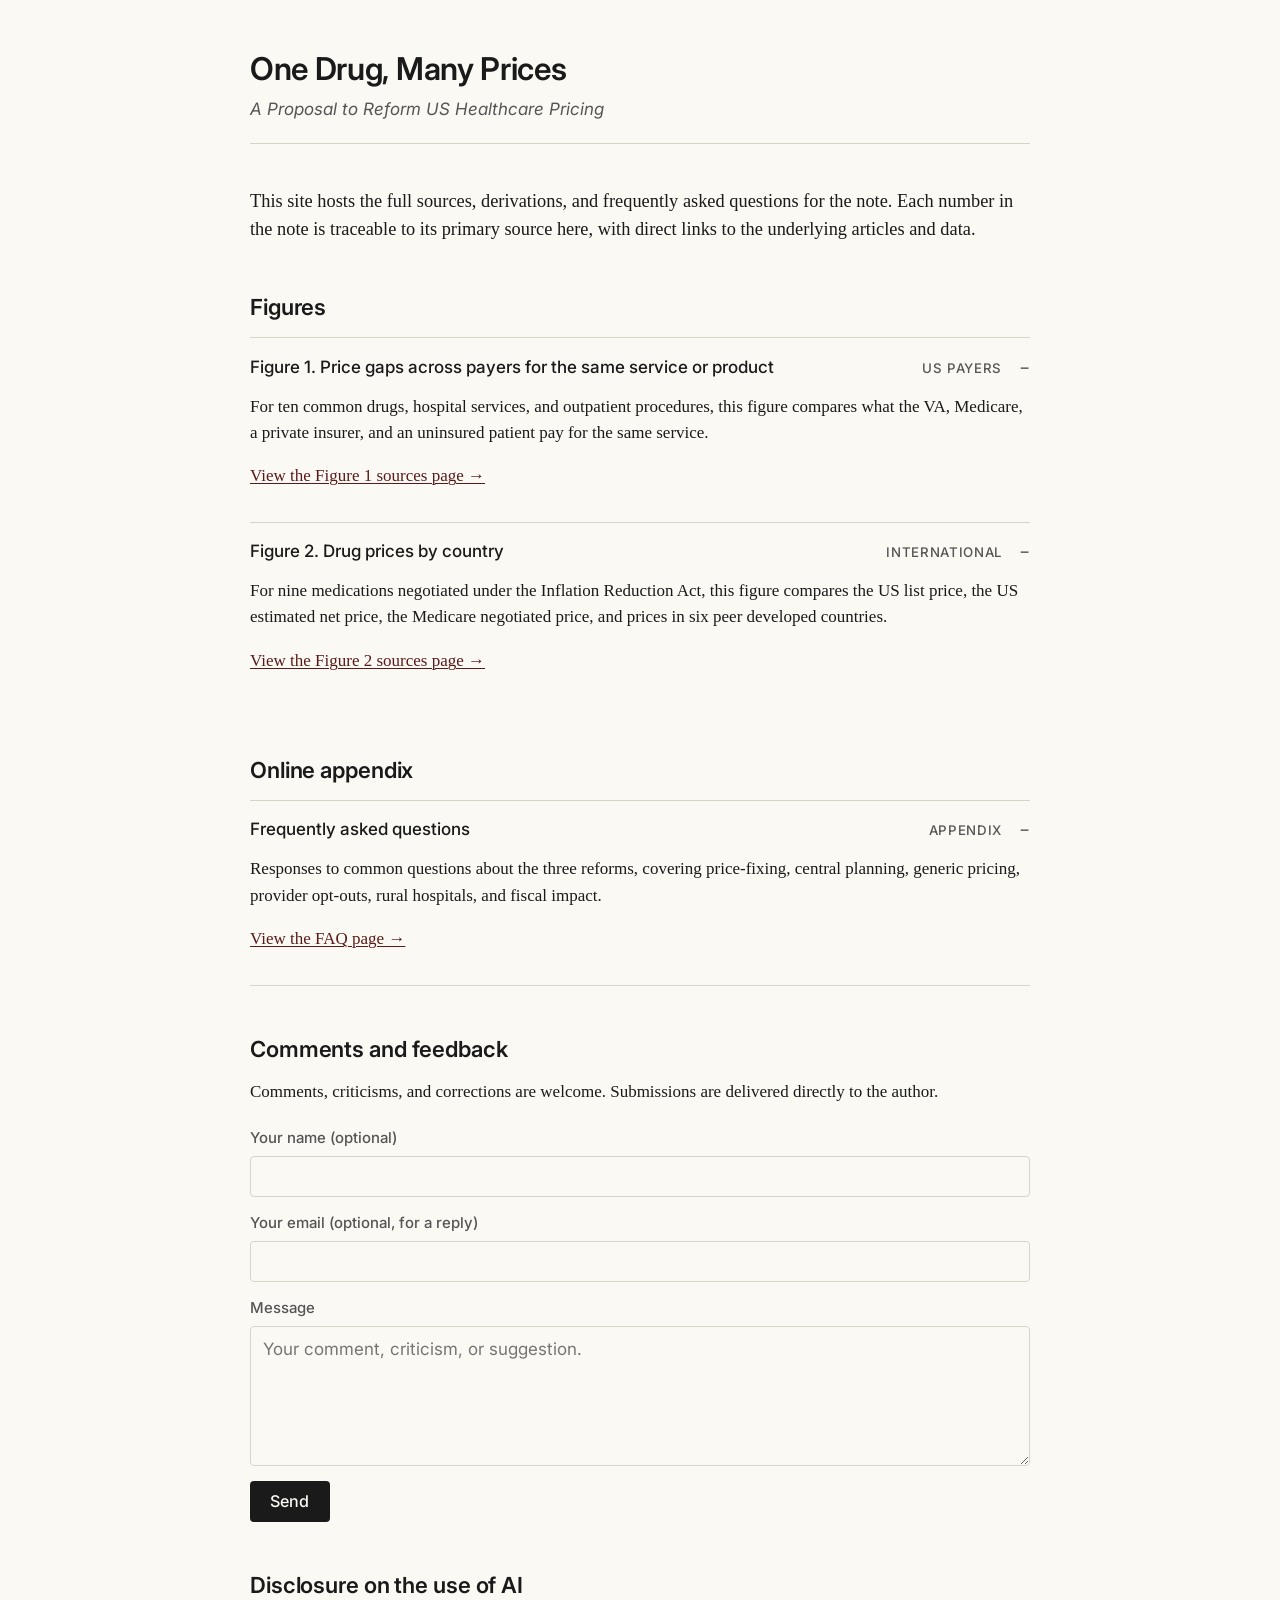
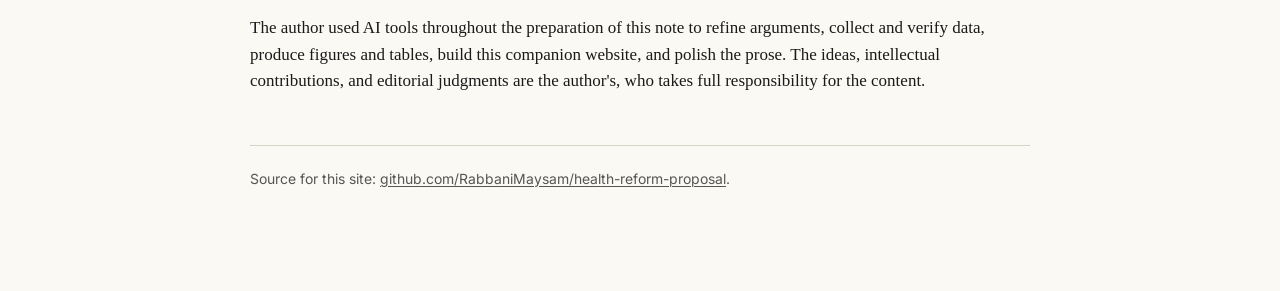
<file: docs/index.html>
<!doctype html>
<html lang="en">
<head>
<meta charset="utf-8">
<meta name="viewport" content="width=device-width, initial-scale=1">
<title>One Drug, Many Prices — Companion site</title>
<meta name="description" content="Companion website for the policy note 'One Drug, Many Prices: A Proposal to Reform US Healthcare Pricing.' Sources, FAQs, and contact.">
<link rel="preconnect" href="https://fonts.googleapis.com">
<link rel="preconnect" href="https://fonts.gstatic.com" crossorigin>
<link rel="stylesheet" href="https://fonts.googleapis.com/css2?family=Inter:wght@400;500;600&display=swap">
<link rel="stylesheet" href="style.css">
</head>
<body>
<div class="wrap">

<header>
  <h1>One Drug, Many Prices</h1>
  <p class="subtitle"><em>A Proposal to Reform US Healthcare Pricing</em></p>
</header>

<p class="lede">This site hosts the full sources, derivations, and frequently asked questions for the note. Each number in the note is traceable to its primary source here, with direct links to the underlying articles and data.</p>

<h2>Figures</h2>

<details open>
  <summary><span class="service-name">Figure 1. Price gaps across payers for the same service or product</span><span class="service-panel">US payers</span></summary>
  <div>
    <p>For ten common drugs, hospital services, and outpatient procedures, this figure compares what the VA, Medicare, a private insurer, and an uninsured patient pay for the same service.</p>
    <p><a href="price-gaps.html">View the Figure 1 sources page →</a></p>
  </div>
</details>

<details open>
  <summary><span class="service-name">Figure 2. Drug prices by country</span><span class="service-panel">International</span></summary>
  <div>
    <p>For nine medications negotiated under the Inflation Reduction Act, this figure compares the US list price, the US estimated net price, the Medicare negotiated price, and prices in six peer developed countries.</p>
    <p><a href="international-prices.html">View the Figure 2 sources page →</a></p>
  </div>
</details>

<h2>Online appendix</h2>

<details open>
  <summary><span class="service-name">Frequently asked questions</span><span class="service-panel">Appendix</span></summary>
  <div>
    <p>Responses to common questions about the three reforms, covering price-fixing, central planning, generic pricing, provider opt-outs, rural hospitals, and fiscal impact.</p>
    <p><a href="faq.html">View the FAQ page →</a></p>
  </div>
</details>

<h2>Comments and feedback</h2>

<p>Comments, criticisms, and corrections are welcome. Submissions are delivered directly to the author.</p>

<form class="contact" action="https://formspree.io/f/xrerqaza" method="POST">
  <input type="hidden" name="_subject" value="GIT REFORM FEEDBACK">
  <input type="text" name="_gotcha" class="honeypot" tabindex="-1" autocomplete="off" aria-hidden="true">

  <label>
    Your name (optional)
    <input type="text" name="name" autocomplete="name">
  </label>

  <label>
    Your email (optional, for a reply)
    <input type="email" name="email" autocomplete="email">
  </label>

  <label>
    Message
    <textarea name="message" required placeholder="Your comment, criticism, or suggestion."></textarea>
  </label>

  <button type="submit">Send</button>
</form>

<h2>Disclosure on the use of AI</h2>

<p>The author used AI tools throughout the preparation of this note to refine arguments, collect and verify data, produce figures and tables, build this companion website, and polish the prose. The ideas, intellectual contributions, and editorial judgments are the author's, who takes full responsibility for the content.</p>

<footer>
  <p>Source for this site: <a href="https://github.com/RabbaniMaysam/health-reform-proposal">github.com/RabbaniMaysam/health-reform-proposal</a>.</p>
</footer>

</div>
</body>
</html>
</file>
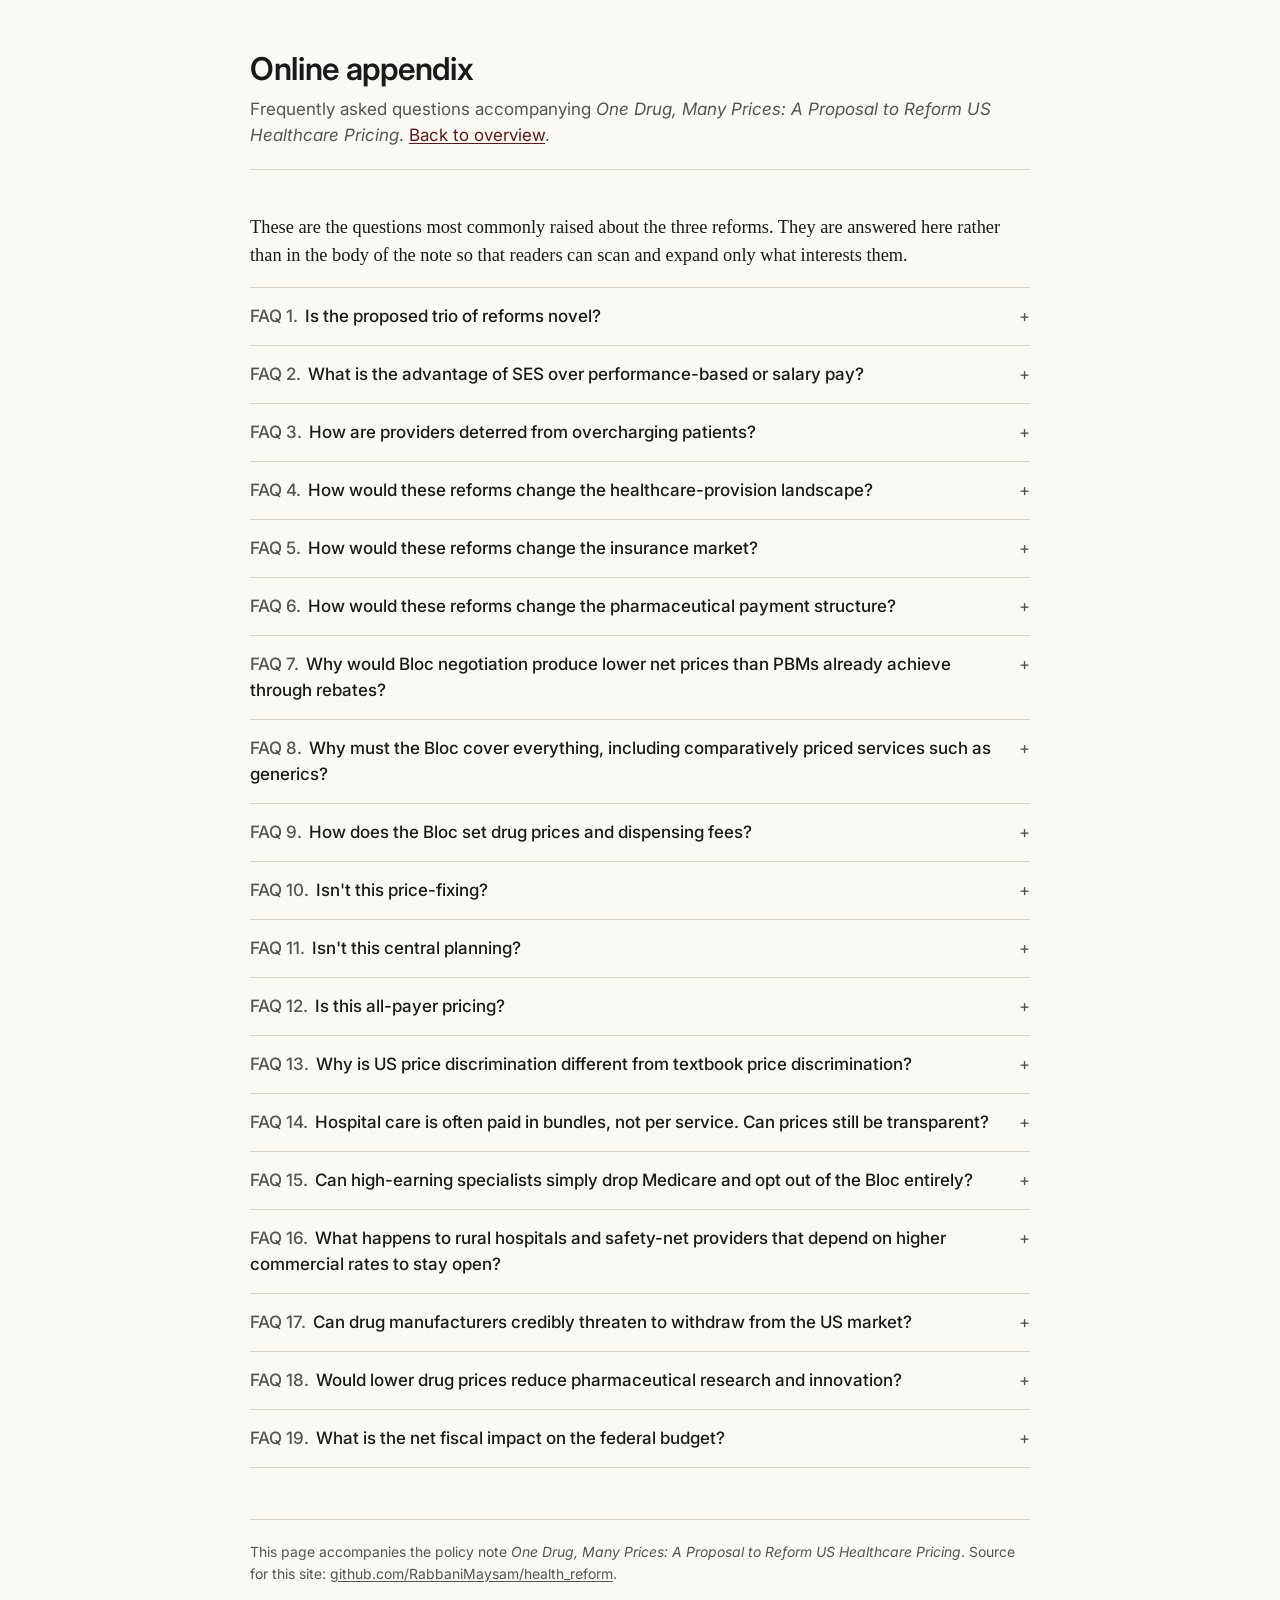
<file: docs/faq.html>
<!doctype html>
<html lang="en">
<head>
<meta charset="utf-8">
<meta name="viewport" content="width=device-width, initial-scale=1">
<title>Online Appendix — Frequently asked questions</title>
<meta name="description" content="Online appendix and FAQs for the policy note 'One Drug, Many Prices: A Proposal to Reform US Healthcare Pricing.'">
<link rel="preconnect" href="https://fonts.googleapis.com">
<link rel="preconnect" href="https://fonts.gstatic.com" crossorigin>
<link rel="stylesheet" href="https://fonts.googleapis.com/css2?family=Inter:wght@400;500;600&display=swap">
<link rel="stylesheet" href="style.css?v=2">
</head>
<body class="faq-page">
<div class="wrap">

<header>
  <h1>Online appendix</h1>
  <p class="subtitle">Frequently asked questions accompanying <em>One Drug, Many Prices: A Proposal to Reform US Healthcare Pricing</em>. <a href="./">Back to overview</a>.</p>
</header>

<p class="lede">These are the questions most commonly raised about the three reforms. They are answered here rather than in the body of the note so that readers can scan and expand only what interests them.</p>

<details id="novelty">
  <summary><span class="service-name">Is the proposed trio of reforms novel?</span></summary>
  <div>
    <div class="notes">
      <p>No, each of the three reforms has been studied, advocated, or partially implemented. What is new is the claim that they belong together, and the specific design that makes them enforceable as a single system. Reform 1 without Reform 2 produces a powerful buyer facing private-pay loopholes that erode its gains, which is the current situation. Reform 2 without Reform 1 imposes a uniform rate with no one empowered to set it low. Either without Reform 3 remains exposed to the secret side-deals and misreporting that have defeated past price-control efforts. The contribution of this note is to integrate the three.</p>
      <p><b>Reform 1 (consolidated negotiation).</b> It is well understood that the federal government leaves bargaining power on the table by fragmenting its purchasing across Medicare, Medicaid, the <abbr title="Veterans Affairs">VA</abbr>, the <abbr title="Department of Defense">DoD</abbr>, the <abbr title="Indian Health Service">IHS</abbr>, and other programs. The <abbr title="Congressional Budget Office">CBO</abbr> reports that prices paid by federal programs for identical drugs differ by wide margins, with the <abbr title="Veterans Affairs">VA</abbr> paying roughly half of Medicare Part D for selected drugs (CBO 2021a; GAO 2021). Gusmano et al. (2020) show that peer nations achieve lower fee-for-service prices precisely by negotiating as unified blocs. Consolidated purchasing works at smaller scales inside the US federal system: the Federal Supply Schedule serves the <abbr title="Department of Defense">DoD</abbr>, <abbr title="Indian Health Service">IHS</abbr>, Federal Bureau of Prisons, and Public Health Service off <abbr title="Veterans Affairs">VA</abbr>-negotiated contracts (CBO 2021a), and state-level pooled purchasing coalitions such as the Sovereign States Drug Consortium extract supplemental Medicaid rebates beyond federal levels. Under the <abbr title="Inflation Reduction Act">IRA</abbr>, Medicare's first exercise of negotiation, confined to ten drugs, produced an estimated 22% in net savings on those drugs, according to <abbr title="Centers for Medicare and Medicaid Services">CMS</abbr> (KFF 2024). Reform 1 scales the same mechanism from a dozen fragmented programs to one Bloc covering every federal healthcare purchase.</p>
      <p><b>Reform 2 (uniform pricing as a condition of market access).</b> The case for all-payer pricing has been argued in the US health-policy literature for decades. Reinhardt's (2011) sustained critique of multi-price systems showed that price discrimination across payers generates opacity, cost-shifting claims that do not hold up empirically, and persistent exploitation of the weakest payers. Subsequent work confirmed the empirics: White (2013) and Frakt (2011) find little evidence that lower Medicare payments push private payments up, undercutting the industry's standard defense of the multi-price system. Anderson and Herring (2015) set out the design case for a US all-payer rate-setting framework drawing on the German, Swiss, and Japanese examples, and on Maryland's all-payer hospital system, which has operated since 1977. Emanuel et al. (2012) advanced a version of the same proposal in a widely-cited <i>New England Journal of Medicine</i> piece. Cooper et al. (2019) and RAND (2024) document the magnitude of what all-payer pricing would undo, namely private-insurer prices that run at roughly 2.5 times Medicare rates, with the largest gaps in concentrated hospital markets. Conditioning federal market access on pricing behavior is also not new: the 340B Drug Pricing Program requires manufacturers that participate in Medicaid to sell outpatient drugs to safety-net providers at roughly 25 to 50% below list, and the Medicaid Best Price rule requires manufacturers to offer Medicaid the lowest price offered to any non-federal purchaser. Both show that conditional-access mechanisms are workable and durable. Reform 2 combines the all-payer tradition with the conditional-access enforcement tool.</p>
      <p><b>Reform 3 (price transparency).</b> Empirical evaluations of price-transparency interventions consistently find price reductions where transparency is actually achieved. The CalPERS reference-pricing program, which covers California's public employees, reduced prices by 17 to 26% and shifted patient volume toward lower-priced facilities (Robinson and Brown 2013; Robinson, Brown, and Whaley 2015). New Hampshire's HealthCost tool produced modest price reductions for shoppable services, particularly imaging (Whaley 2019). Singapore publishes hospital-bill benchmarks for common procedures by provider and has induced visible price competition. These precedents reach only subsets of the market. The US Hospital Price Transparency Rule (2021) and Transparency in Coverage Rule (2020) are national in scope but have largely failed to deliver usable transparency because they delegate posting to thousands of providers and insurers and impose symbolic penalties as low as $300 per day, a trivial sum for a system billing millions (45 CFR 180.90). Reform 3 departs from the delegated-posting model: because every price is set in a Bloc contract, the Bloc is the natural publisher of record.</p>
      <p><b>What is incremental vs. novel.</b> The consolidation of federal purchasing (Reform 1) is an incremental extension of existing mechanisms like the Federal Supply Schedule. The all-payer and conditional-access tools in Reform 2 draw on an established tradition and on existing federal programs. The transparency component (Reform 3) is incremental in substance but novel in design, since it removes the weakest link (provider-side posting) from existing transparency regimes. The novel contribution is the integrated system, in which each reform closes a loophole the others leave open.</p>
      <p><b>References.</b></p>
      <ul>
        <li>Anderson, Gerard F., and Bradley Herring. 2015. "The All-Payer Rate Setting Model for Pricing Medical Services and Drugs." <i>AMA Journal of Ethics</i> 17 (8): 770–775.</li>
        <li>Congressional Budget Office. 2021a. "A Comparison of Brand-Name Drug Prices Among Selected Federal Programs." February.</li>
        <li>Cooper, Zack, Stuart V. Craig, Martin Gaynor, and John Van Reenen. 2019. "The Price Ain't Right? Hospital Prices and Health Spending on the Privately Insured." <i>Quarterly Journal of Economics</i> 134 (1): 51–107.</li>
        <li>Code of Federal Regulations. "45 CFR § 180.90: Civil Monetary Penalties for Noncompliance." Office of the Federal Register. <a href="https://www.ecfr.gov/current/title-45/part-180/section-180.90">ecfr.gov/current/title-45/part-180/section-180.90</a>.</li>
        <li>Emanuel, Ezekiel J., et al. 2012. "A Systemic Approach to Containing Health Care Spending." <i>New England Journal of Medicine</i> 367 (10): 949–954.</li>
        <li>Frakt, Austin B. 2011. "How Much Do Hospitals Cost Shift? A Review of the Evidence." <i>Milbank Quarterly</i> 89 (1): 90–130.</li>
        <li>Gusmano, Michael K., Miriam J. Laugesen, Victor G. Rodwin, and Lawrence D. Brown. 2020. "Getting the Price Right: How Some Countries Control Spending in a Fee-for-Service System." <i>Health Affairs</i> 39 (11): 1867–1874.</li>
        <li>Kaiser Family Foundation. 2024. "Explaining the Prescription Drug Provisions in the Inflation Reduction Act." KFF Issue Brief.</li>
        <li>RAND Corporation. 2024. "Prices Paid to Hospitals by Private Health Plans: Findings from Round 5.1 of an Employer-Led Transparency Initiative." RR-A1144-2.</li>
        <li>Reinhardt, Uwe E. 2011. "The Many Different Prices Paid to Providers and the Flawed Theory of Cost Shifting: Is It Time for a More Rational All-Payer System?" <i>Health Affairs</i> 30 (11): 2125–2133.</li>
        <li>Robinson, James C., and Timothy Brown. 2013. "Increases in Consumer Cost Sharing Redirect Patient Volumes and Reduce Hospital Prices for Orthopedic Surgery." <i>Health Affairs</i> 32 (8): 1392–1397.</li>
        <li>Robinson, James C., Timothy T. Brown, and Christopher Whaley. 2015. "Reference-Based Benefit Design Changes Consumers' Choices and Employers' Payments for Ambulatory Surgery." <i>Health Affairs</i> 34 (3): 415–422.</li>
        <li>U.S. Government Accountability Office. 2020. "Prescription Drugs: Department of Veterans Affairs Paid About Half as Much as Medicare Part D for Selected Drugs in 2017." GAO-21-111, December.</li>
        <li>Whaley, Christopher M. 2019. "Provider Responses to Online Price Transparency." <i>Journal of Health Economics</i> 66: 241–259.</li>
        <li>White, Chapin. 2013. "Contrary to Cost-Shift Theory, Lower Medicare Hospital Payment Rates for Inpatient Care Lead to Lower Private Payment Rates." <i>Health Affairs</i> 32 (5): 935–943.</li>
      </ul>
    </div>
  </div>
</details>

<details id="negotiator-pay">
  <summary><span class="service-name">What is the advantage of SES over performance-based or salary pay?</span></summary>
  <div>
    <div class="notes">
      <p>Bloc negotiators are paid as <abbr title="Senior Executive Service">SES</abbr> employees: a fixed salary, a performance bonus capped at 10% of base, and no other monetary upside of any kind. Bonuses are awarded on periodic peer-reviewed evaluations rather than per-contract outcomes.</p>
      <p>Two failure modes must be guarded against. The first is laxness: salaried employees with no upside may have weak incentives to bargain hard. The second is gaming: employees paid against measurable outcomes will optimize for those outcomes at the expense of unmeasured ones. For complex public-sector roles like Bloc negotiation, where many dimensions of performance (supply security, manufacturer participation, clinical quality, equity) are not measurable, the economics literature identifies the second failure mode as the more dangerous, warning that high-powered incentives can backfire when key dimensions are unmeasurable and that muted, low-powered incentives are often optimal (Holmström and Milgrom 1991; Prendergast 1999; Frey and Jegen 2001; Bénabou and Tirole 2003, 2006; Finan, Olken, and Pande 2017). The 10% bonus cap reflects a deliberate choice in the safer direction; structural anti-corruption controls (no outside payments, no industry employment for twelve months after tenure, public reporting of contracts) carry the load that high-powered incentives cannot.</p>
      <p><b>References.</b></p>
      <ul>
        <li>Bénabou, Roland, and Jean Tirole. 2003. "Intrinsic and Extrinsic Motivation." <i>Review of Economic Studies</i> 70 (3): 489–520. <a href="https://doi.org/10.1111/1467-937X.00253">doi:10.1111/1467-937X.00253</a>.</li>
        <li>Bénabou, Roland, and Jean Tirole. 2006. "Incentives and Prosocial Behavior." <i>American Economic Review</i> 96 (5): 1652–1678. <a href="https://doi.org/10.1257/aer.96.5.1652">doi:10.1257/aer.96.5.1652</a>.</li>
        <li>Finan, Frederico, Benjamin A. Olken, and Rohini Pande. 2017. "The Personnel Economics of the Developing State." In <i>Handbook of Field Experiments</i>, vol. 2, edited by Abhijit Vinayak Banerjee and Esther Duflo, 467–514. Amsterdam: North-Holland. <a href="https://doi.org/10.1016/bs.hefe.2016.08.001">doi:10.1016/bs.hefe.2016.08.001</a>.</li>
        <li>Frey, Bruno S., and Reto Jegen. 2001. "Motivation Crowding Theory." <i>Journal of Economic Surveys</i> 15 (5): 589–611. <a href="https://doi.org/10.1111/1467-6419.00150">doi:10.1111/1467-6419.00150</a>.</li>
        <li>Holmström, Bengt, and Paul Milgrom. 1991. "Multitask Principal-Agent Analyses: Incentive Contracts, Asset Ownership, and Job Design." <i>Journal of Law, Economics, and Organization</i> 7 (Special Issue): 24–52. <a href="https://doi.org/10.1093/jleo/7.special_issue.24">doi:10.1093/jleo/7.special_issue.24</a>.</li>
        <li>Prendergast, Canice. 1999. "The Provision of Incentives in Firms." <i>Journal of Economic Literature</i> 37 (1): 7–63. <a href="https://doi.org/10.1257/jel.37.1.7">doi:10.1257/jel.37.1.7</a>.</li>
      </ul>
    </div>
  </div>
</details>

<details id="fines">
  <summary><span class="service-name">How are providers deterred from overcharging patients?</span></summary>
  <div>
    <div class="notes">
      <p>Fines must be large enough that a provider considering a deliberate overcharge, or negligent about avoiding one, expects to pay more than they would gain. The challenge is that few patients are likely to notice or file complaints over modest overcharges. If fines are commensurate with the occasional complaints, providers can overcharge routinely, pay the occasional fine when caught, and still profit. Meaningful deterrence therefore requires a multiplier.</p>
      <p>The multiplier should be large. To fix ideas, a multiplier of 100 would turn a $50 overcharge into a $5,000 fine, salient to the provider yet still small enough that a genuine overcharge is worth a complaint. The figure of 100 is only illustrative of the order of magnitude required, not a specific recommendation.</p>
      <p>Fines alone are not enough. Repeat offenders should lose their Bloc contract entirely, which for most providers means losing access to the majority of the market. Termination, not the fine, is the real deterrent against systematic abuse. The fine handles single-instance overcharges; contract termination handles patterns.</p>
    </div>
  </div>
</details>

<details id="provision">
  <summary><span class="service-name">How would these reforms change the healthcare-provision landscape?</span></summary>
  <div>
    <div class="notes">
      <p>Providers and hospitals could no longer maintain wide price gaps across payers. An average private insurer in 2022 paid 2.5 times the Medicare rate for hospital services, with the largest gaps in concentrated markets where a single hospital chain dominates (RAND 2024; Cooper et al. 2019). Under the Bloc, that gap would collapse and price discrimination across payers would disappear. Hospitals in concentrated markets would face the largest reductions, because they currently extract the largest markups. Provider margins on routine services would compress, but volume would stabilize and billing-and-collection overhead, much of which exists to sustain price discrimination, would shrink.</p>
      <p><b>References.</b></p>
      <ul>
        <li>Cooper, Zack, Stuart V. Craig, Martin Gaynor, and John Van Reenen. 2019. "The Price Ain't Right? Hospital Prices and Health Spending on the Privately Insured." <i>Quarterly Journal of Economics</i> 134 (1): 51–107.</li>
        <li>RAND Corporation. 2024. "Prices Paid to Hospitals by Private Health Plans: Findings from Round 5.1 of an Employer-Led Transparency Initiative." RR-A1144-2.</li>
      </ul>
    </div>
  </div>
</details>

<details id="insurance">
  <summary><span class="service-name">How would these reforms change the insurance market?</span></summary>
  <div>
    <div class="notes">
      <p>The insurance market would survive but would compete on different ground. Today, insurers compete partly by negotiating secret prices with providers. They also use narrow networks to steer patient volume toward providers who agreed to lower rates. Under Bloc-wide pricing, every contracting provider charges the same price to every payer. Narrow networks lose their rationale. No insurer can win a discount by restricting who its members can see. Competition shifts to coverage design. What fraction of the uniform price does each plan cover? What services are included? What is the premium, and how generous is the cost-sharing? Insurers remain distinct entities competing for enrollees. But the secret-price arbitrage that drives much of today's market disappears.</p>
    </div>
  </div>
</details>

<details id="pharma">
  <summary><span class="service-name">How would these reforms change the pharmaceutical payment structure?</span></summary>
  <div>
    <div class="notes">
      <p>The rebate ecosystem would cease to exist, and the drug supply chain would undergo an overhaul that eliminates many intermediaries. There would be no rebates to capture, no spread pricing to exploit, and no opaque price differentials to arbitrage. Pharmacy benefit managers, whose business model depends on these arrangements, would lose their function. The clinical role that <abbr title="pharmacy benefit managers">PBMs</abbr> sometimes fill, maintaining formularies and handling claims processing, is absorbed into the Bloc's negotiation and price-lookup infrastructure. Manufacturers, wholesalers, and pharmacies would continue to operate, but the economic rents extracted by intermediaries sitting between them would be eliminated.</p>
    </div>
  </div>
</details>

<details id="pbm-comparison">
  <summary><span class="service-name">Why would Bloc negotiation produce lower net prices than PBMs already achieve through rebates?</span></summary>
  <div>
    <div class="notes">
      <p><abbr title="pharmacy benefit managers">PBMs</abbr> are known to aggressively negotiate rebates that bring net prices below list prices. Replacing <abbr title="pharmacy benefit managers">PBMs</abbr> with Bloc-wide negotiation would be advantageous for four reasons.</p>
      <p>First, <abbr title="pharmacy benefit managers">PBMs</abbr> retain a portion of the rebates they negotiate from manufacturers rather than passing them all through to plans. The retained portion aggregates to a meaningful share of total drug spending and is not disclosed (Sood et al. 2017). Reform 1 outlaws rebates, eliminating this leakage by design.</p>
      <p>Second, even when <abbr title="pharmacy benefit managers">PBMs</abbr> secure discounts, those discounts reach only a subset of patients. Many face list or near-list prices regardless of what the plan paid net. Patients in the deductible phase pay the full negotiated rate until the deductible is met. Specialty-drug patients on coinsurance pay a percentage of list, not net, absorbing the gross-to-net spread the plan paid (Lakdawalla and Li 2021). Out-of-network and emergency patients face near-list rates. Cash payers using third-party discount tools sometimes pay less than their own insurance would charge for the same drug at the same pharmacy. Small employers and small commercial insurers pay higher rates than large ones. Patients prescribed off-formulary drugs pay above-formulary rates. Under the Bloc, the negotiated price is the price every patient pays.</p>
      <p>Third, the three large <abbr title="pharmacy benefit managers">PBMs</abbr> are corporately integrated with the three large commercial insurers (CVS Caremark with Aetna, Express Scripts with Cigna, OptumRx with UnitedHealth). A <abbr title="pharmacy benefit manager">PBM</abbr> bargains for rebates on the plan's behalf and decides what share of those rebates to pass through. When the <abbr title="pharmacy benefit manager">PBM</abbr> and the plan share a corporate parent, the pass-through ratio is set by intra-corporate accounting rather than arm's-length negotiation, and the parent retains revenue regardless of how the split is drawn (FTC 2024). The Bloc has no such conflict. It has no sister insurer to favor and no separate revenue line tied to retaining rebates.</p>
      <p>Fourth, <abbr title="pharmacy benefit managers">PBMs</abbr> compete with each other for plan business, which constrains how aggressively each can push back against any one manufacturer. The Bloc has no competing alternative and cannot be replaced as a buyer. Under Reform 2, a manufacturer that refuses the Bloc forfeits access to Bloc-contracted pharmacies, which constitute the majority of US retail, and its outside option shrinks to a small specialty channel.</p>
      <p>The empirical record supports these reasons. Every other developed country negotiates drug prices through some form of centralized authority and secures substantially lower prices than the US for the same drugs. For the ten drugs in the first round of Medicare's <abbr title="Inflation Reduction Act">IRA</abbr> negotiations, US post-rebate net prices remained well above prices paid in other developed countries, even after the <abbr title="Inflation Reduction Act">IRA</abbr>'s negotiated reductions (Wouters et al. 2025). For drugs outside the <abbr title="Inflation Reduction Act">IRA</abbr>-negotiated set, the gaps are typically larger. Each of these national health systems is much smaller than the US market, yet each individually achieves lower prices than US payers achieve through <abbr title="pharmacy benefit manager">PBM</abbr>-mediated bargaining. A US-wide Bloc would be the gatekeeper of the largest and most profitable pharmaceutical market in the world, a buyer several times the size of any single European negotiator. Given its size and leverage, the Bloc should at minimum match the prices these countries achieve, and likely beat them.</p>
      <p><b>References.</b></p>
      <ul>
        <li>Federal Trade Commission. 2024. "Pharmacy Benefit Managers: The Powerful Middlemen Inflating Drug Costs and Squeezing Main Street Pharmacies." Interim Staff Report, July.</li>
        <li>Lakdawalla, Darius, and Meng Li. 2021. "Association of Drug Rebates and Competition With Out-of-Pocket Coinsurance in Medicare Part D, 2014 to 2018." <i>JAMA Network Open</i> 4 (5): e219030.</li>
        <li>Sood, Neeraj, Tiffany Shih, Karen Van Nuys, and Dana Goldman. 2017. "The Flow of Money Through the Pharmaceutical Distribution System." <i>USC Schaeffer Center White Paper</i>, June.</li>
        <li>Wouters, Olivier J., Sean D. Sullivan, Emma M. Cousin, Nico Gabriel, Irene Papanicolas, and Inmaculada Hernandez. 2025. "Drug Prices Negotiated by Medicare vs US Net Prices and Prices in Other Countries." <i>JAMA</i> 333 (1): 85–87.</li>
      </ul>
    </div>
  </div>
</details>

<details id="comprehensive-scope">
  <summary><span class="service-name">Why must the Bloc cover everything, including comparatively priced services such as generics?</span></summary>
  <div>
    <div class="notes">
      <p>Universal scope is different from universal action. The Bloc would be granted authority to negotiate all healthcare products and services, even those that are reasonably and comparatively priced, such as generic drugs. It would not be required to negotiate every price. Where competition produces low prices on its own, the Bloc need not act. US generic drugs trade at among the lowest prices in the developed world (Wouters et al. 2017), and the Bloc would have no reason to disturb these functioning and competitive corners of the market. Where competition fails, the Bloc exerts its leverage. Single-source branded drugs, biosimilars facing entry barriers, and hospital services in concentrated markets are the natural targets.</p>
      <p>Statutory exemptions are predictable points of failure. If generics are carved out, manufacturers have an incentive to reformulate existing drugs into the exempt category to escape negotiation. If a therapeutic class is carved out, pricing pressure migrates into it, and the carve-out absorbs the abuse it was meant to prevent. Comprehensive authority closes both channels at once, and lets the Bloc decide where to act on the merits rather than where the statute permits.</p>
      <p>The Bloc need not negotiate every price for its authority to bind every price. The credible possibility of negotiation is enough to discipline manufacturers whose drugs sit outside current focus. This is the standard logic of regulatory deterrence. Antitrust, food and drug safety, and securities enforcement operate this way. Most firms are never sued, audited, or investigated, but the credible threat of action disciplines behavior across the market. Reform 1 applies that logic to pricing.</p>
      <p><b>References.</b></p>
      <ul>
        <li>Wouters, Olivier J., Panos G. Kanavos, and Martin McKee. 2017. "Comparing Generic Drug Markets in Europe and the United States: Prices, Volumes, and Spending." <i>The Milbank Quarterly</i> 95 (3): 554&ndash;601.</li>
      </ul>
    </div>
  </div>
</details>

<details id="dispensing-fee">
  <summary><span class="service-name">How does the Bloc set drug prices and dispensing fees?</span></summary>
  <div>
    <div class="notes">
      <p>The patient's drug price has two components, and the Bloc sets each through a separate process. It negotiates the price of the drug itself with the manufacturer, with leverage and mechanics described in the <a href="#pbm-comparison">FAQ on <abbr title="pharmacy benefit manager">PBM</abbr> comparison</a>. It sets the dispensing fee paid to the retail pharmacy from cost-of-dispensing surveys, on a published, periodically updated schedule.</p>
      <p>Regulating two price levels in a vertical supply chain can invite double marginalization, where a markup at one stage is stacked on top of a markup at the stage before it, so the two compound. <abbr title="pharmacy benefit manager">PBM</abbr> rebates and pharmacy reimbursement work this way today, with the gap accruing to the <abbr title="pharmacy benefit manager">PBM</abbr> (Sood et al. 2017; Spengler 1950; Tirole 1988). The Bloc avoids this because the dispensing fee is set to the cost of filling the prescription, not levied as a markup on the drug price. The fee is a fixed amount for each prescription filled, so a patient picking up several drugs generates a fee for each one. The fee is driven by the work of dispensing rather than the value of the drug, so a pharmacy that helps a patient switch to a lower-priced drug earns the same fee and is never paid less for saving the patient money. The mechanism at each level then follows from where the pricing power lies. The drug price is negotiated, because that is where buyer leverage matters, and the dispensing fee is set from surveyed cost, because no individual pharmacy has the scarcity power to bargain one up.</p>
      <p>Per-prescription dispensing cost is driven by volume, not by what the pharmacy pays in rent. Filling a prescription costs a low-volume pharmacy substantially more (Grant Thornton 2007). So a uniform nationwide dispensing fee is unsuitable. To explain, a Manhattan pharmacy pays steep rent, yet fills so many prescriptions that its cost per prescription stays low. A rural Nebraska pharmacy pays little rent, but with so few prescriptions to spread it over, its cost per prescription is high. The solution is a national base fee from periodic independent cost-of-dispensing surveys, plus a rural premium based on <abbr title="USDA Economic Research Service Rural-Urban Commuting Area codes for small towns and isolated rural areas">RUCA</abbr> codes that rises gradually as an area gets more rural rather than jumping at a fixed cutoff. Because <abbr title="Rural-Urban Commuting Area">RUCA</abbr> codes are assigned externally from Census geography, not reported by the pharmacy, there is no input a pharmacy can manipulate to inflate its own premium. And because the premium rises smoothly with how rural an area is, rather than jumping at a threshold, two nearby pharmacies are paid nearly the same, even if they are in different <abbr title="Rural-Urban Commuting Area">RUCA</abbr> codes. So arbitrary relocation across <abbr title="Rural-Urban Commuting Area">RUCA</abbr> boundaries would not create a sizeable windfall.</p>
      <p>Two further adjustments operate at the level of the individual prescription. Specialty drugs and compounded prescriptions carry prescription-level surcharges. For a given drug, the fee attaches to a standard days-supply, so a pharmacy cannot multiply its fees by splitting a single ninety-day prescription into three thirty-day pickups.</p>
      <p>Alternative designs fall short. A uniform national fee is administratively simple but underprovides rural access, accelerating closures of independent rural pharmacies. Property-price tiers compensate in the wrong direction, since volume drives cost. Per-pharmacy negotiated fees disadvantage independent pharmacies that lack the data and legal capacity to negotiate against chains, replicating the <abbr title="pharmacy benefit manager">PBM</abbr>-pharmacy reimbursement dynamics Reform 1 is meant to undo.</p>
      <p>Where the rural premium is insufficient to keep the only pharmacy in town open, the response is access policy (<abbr title="Health Resources and Services Administration">HRSA</abbr> Pharmacy Access grants, telepharmacy, mail-order coverage), not a pricing premium that would create incentives to monopolize the local market. This follows Australia's Pharmaceutical Benefits Scheme and the UK NHS pharmacy reimbursement system, and resembles several US state Medicaid programs.</p>
      <p><b>References.</b></p>
      <ul>
        <li>Grant Thornton LLP. 2007. "National Cost of Dispensing Study, Final Report." January 26. Commissioned by the Coalition for Community Pharmacy Action on behalf of the National Association of Chain Drug Stores and the National Community Pharmacists Association.</li>
        <li>Sood, Neeraj, Tiffany Shih, Karen Van Nuys, and Dana Goldman. 2017. "The Flow of Money Through the Pharmaceutical Distribution System." <i>USC Schaeffer Center White Paper</i>.</li>
        <li>Spengler, Joseph J. 1950. "Vertical Integration and Antitrust Policy." <i>Journal of Political Economy</i> 58 (4): 347&ndash;352.</li>
        <li>Tirole, Jean. 1988. <i>The Theory of Industrial Organization</i>. Cambridge, MA: MIT Press.</li>
        <li>USDA Economic Research Service. "Rural-Urban Commuting Area Codes." <a href="https://www.ers.usda.gov/data-products/rural-urban-commuting-area-codes/">ers.usda.gov</a>.</li>
      </ul>
    </div>
  </div>
</details>

<details id="price-fixing">
  <summary><span class="service-name">Isn't this price-fixing?</span></summary>
  <div>
    <div class="notes">
      <p>No. Each seller chooses its own price. What the proposal enforces is non-discrimination: whatever price a provider sets, the provider must charge it to every patient regardless of who is paying. Sellers are not required to contract with the Bloc; any provider unwilling to accept the terms is free to walk away. The proposal sets no price; it conditions access to a large pool of publicly-funded patients on a single, transparent rate.</p>
    </div>
  </div>
</details>

<details id="central-planning">
  <summary><span class="service-name">Isn't this central planning?</span></summary>
  <div>
    <div class="notes">
      <p>No. Centrally planned systems dictate what services are provided, in what quantities, to whom, and how resources are allocated. This proposal does none of that. It does not create rationing, waiting lists, or regional allocation. It does not tell providers what to produce or which patients to treat. It does not replace the market for insurance with a government plan; insurers remain distinct entities competing on coverage and cost-sharing. The market thrives. Price transparency promotes a more competitive and efficient market. What disappears is secret prices that result in information asymmetry, inefficiency, and exploitation.</p>
    </div>
  </div>
</details>

<details id="all-payer">
  <summary><span class="service-name">Is this all-payer pricing?</span></summary>
  <div>
    <div class="notes">
      <p>It shares the core principle of all-payer pricing: at any given provider, every payer pays the same price. The differences are in scope and enforcement. Maryland's all-payer system is mandatory but covers hospitals only. Reform 2 covers all provider types (hospitals, physicians, pharmacies) but participation is voluntary. A provider that does not contract with the Bloc remains free to set different prices for different payers, but forfeits access to the Bloc's patient pool. Maryland enforces non-discrimination through state regulation. Reform 2 enforces it through a contract condition.</p>
    </div>
  </div>
</details>

<details id="inverted-schedule">
  <summary><span class="service-name">Why is US price discrimination different from textbook price discrimination?</span></summary>
  <div>
    <div class="notes">
      <p>Standard analysis of price discrimination predicts that the seller sorts buyers by price sensitivity and charges the more price-sensitive buyer less. When the more price-sensitive buyer is also lower-income, the result can be welfare-increasing and equity-improving (Varian 1985; Tirole 1988). The result depends on a specific condition. The price-sensitive buyer must be able to credibly walk away from a high price.</p>
      <p>US healthcare prices are not set by sensitivity. They are set by negotiation leverage. Buyers with leverage (Medicare, the <abbr title="Veterans Affairs">VA</abbr>, large commercial insurers) extract low prices. Buyers with less leverage face high ones. If the patients most sensitive to price also have the least leverage, the standard sorting is inverted, and the most price-sensitive end up paying the most. The condition holds in each of the following cases.</p>
      <p>The uninsured, typically lower-income and most price-sensitive at the point of care, face list prices that run several multiples of negotiated rates because they have little leverage in the individual transaction (Bai and Anderson 2015; Dusetzina et al. 2015). Insured patients in the deductible phase pay the full negotiated rate out of pocket until the deductible is met (averaging over $1,700 in 2023). They cannot credibly walk away from prescribed treatment, and the plan's leverage does not reach them at the register (<abbr title="Kaiser Family Foundation">KFF</abbr> Employer Health Benefits Survey 2024). Specialty-drug patients on coinsurance pay a percentage of list rather than of the post-rebate net, absorbing the gross-to-net spread because they have little leverage to renegotiate the basis of their cost-sharing (Lakdawalla and Li 2021). Out-of-network and emergency patients default to near-list rates because they cannot credibly walk away from urgent care and have limited leverage with the provider (Adler et al. 2021). Insured patients sometimes pay more for the same drug at the same pharmacy than uninsured buyers using third-party discount cards. Roughly 23% of insured prescriptions in one large sample carried a copay above the cash price, showing that plan leverage does not consistently flow through (Van Nuys et al. 2018). Small employers and small commercial insurers pay higher hospital rates than large ones for the same service because they have less leverage (Cooper et al. 2019). In each case the people with the least bargaining power, not the least need, pay the most. So charging everyone the same negotiated price ends a form of price discrimination that here reduces welfare and worsens equity instead of improving them.</p>
      <p><b>References.</b></p>
      <ul>
        <li>Adler, Loren, Matthew Fiedler, Paul B. Ginsburg, Mark Hall, Benedic Ippolito, and Erin Trish. 2021. "Understanding the No Surprises Act." USC-Brookings Schaeffer Initiative for Health Policy, February 4.</li>
        <li>Bai, Ge, and Gerard F. Anderson. 2015. "Extreme Markup: The Fifty US Hospitals with the Highest Charge-to-Cost Ratios." <i>Health Affairs</i> 34 (6): 922–928.</li>
        <li>Cooper, Zack, Stuart V. Craig, Martin Gaynor, and John Van Reenen. 2019. "The Price Ain't Right? Hospital Prices and Health Spending on the Privately Insured." <i>Quarterly Journal of Economics</i> 134 (1): 51–107.</li>
        <li>Dusetzina, Stacie B., Ethan Basch, and Nancy L. Keating. 2015. "For Uninsured Cancer Patients, Outpatient Charges Can Be Costly, Putting Treatments Out of Reach." <i>Health Affairs</i> 34 (4): 584–591.</li>
        <li>Kaiser Family Foundation. 2024. "2023 Employer Health Benefits Survey." Section 7: Employee Cost Sharing.</li>
        <li>Lakdawalla, Darius, and Meng Li. 2021. "Association of Drug Rebates and Competition With Out-of-Pocket Coinsurance in Medicare Part D, 2014 to 2018." <i>JAMA Network Open</i> 4 (5): e219030.</li>
        <li>Tirole, Jean. 1988. <i>The Theory of Industrial Organization</i>. Cambridge, MA: MIT Press.</li>
        <li>Van Nuys, Karen, Geoffrey Joyce, Rocio Ribero, and Dana P. Goldman. 2018. "Overpaying for Prescription Drugs: The Copay Clawback Phenomenon." <i>USC Schaeffer Center White Paper</i>, March.</li>
        <li>Varian, Hal R. 1985. "Price Discrimination and Social Welfare." <i>American Economic Review</i> 75 (4): 870–875.</li>
      </ul>
    </div>
  </div>
</details>

<details id="bundles">
  <summary><span class="service-name">Hospital care is often paid in bundles, not per service. Can prices still be transparent?</span></summary>
  <div>
    <div class="notes">
      <p>Yes. Bundled payment and price transparency are independent design choices. Bundling, including the <abbr title="diagnosis-related group">DRG</abbr> system used by Medicare for inpatient hospital stays, was developed as a cost-control tool. It pays a fixed amount per episode of care rather than per item, transferring efficiency risk to the provider and removing the incentive to over-test and over-treat. It has nothing to do with whether prices are visible.</p>
      <p>Several developed countries publish <abbr title="diagnosis-related group">DRG</abbr> payment schedules. A patient in Germany, France, Japan, or Australia can look up what their hospital is paid for, say, an uncomplicated knee replacement before being admitted. The bundle itself is the priced unit, and that priced unit is published. The same approach works under this proposal: each bundled episode appears in the lookup system as a single price, just as each individual fee-for-service item appears as a single price. Whether the contracted unit is a <abbr title="Current Procedural Terminology">CPT</abbr> code, a <abbr title="diagnosis-related group">DRG</abbr>, a bundle, or a formula, the rule is the same: if the contract sets the price, the database posts the price.</p>
      <p>The only situation that genuinely complicates transparency is open-ended pricing, where the contract specifies that the provider will be paid whatever the provider bills, with no preset schedule. The proposal rules this out. Every contract with the Bloc must specify, in advance, the price of every covered service or episode.</p>
    </div>
  </div>
</details>

<details id="opt-out">
  <summary><span class="service-name">Can high-earning specialists simply drop Medicare and opt out of the Bloc entirely?</span></summary>
  <div>
    <div class="notes">
      <p>Some will. A concierge orthopedic surgeon or dermatologist serving an exclusively wealthy clientele can exit the system, just as such providers do today. The proposal does not depend on retaining them. The overwhelming majority of providers, including nearly all primary care physicians, general surgeons, and community hospitals, cannot afford to forfeit access to the Bloc's patient pool. Those who opt out serve a luxury market with negligible effect on the system's overall cost structure.</p>
    </div>
  </div>
</details>

<details id="rural">
  <summary><span class="service-name">What happens to rural hospitals and safety-net providers that depend on higher commercial rates to stay open?</span></summary>
  <div>
    <div class="notes">
      <p>Under the Bloc, each provider negotiates its own rate. A rural hospital with high fixed costs and low patient volume will negotiate a higher rate. It has genuine leverage: the Bloc cannot leave its beneficiaries with zero access in a region served by a single hospital. Transparent negotiation yields a sustainable price. The hospital does not close; it charges what it needs to and justifies that price openly. Where additional support is warranted, existing mechanisms such as Critical Access Hospital designations and Disproportionate Share Hospital payments provide direct subsidies, and these can be maintained or adjusted without preserving a broken pricing system.</p>
    </div>
  </div>
</details>

<details id="withdrawal">
  <summary><span class="service-name">Can drug manufacturers credibly threaten to withdraw from the US market?</span></summary>
  <div>
    <div class="notes">
      <p>No. The United States is the most profitable pharmaceutical market in the world. Every other developed nation negotiates drug prices through centralized purchasing and pays a fraction of US prices. A manufacturer that withdraws from the US market to avoid consolidated negotiation would be abandoning its highest-margin customers in favor of markets that pay far less. This is a claim made by industry lobbyists, not a credible economic threat. For the vast majority of drugs, withdrawal is irrational. For niche drugs with very small patient populations, targeted accommodations can be made without abandoning the overall pricing framework.</p>
    </div>
  </div>
</details>

<details id="innovation">
  <summary><span class="service-name">Would lower drug prices reduce pharmaceutical research and innovation?</span></summary>
  <div>
    <div class="notes">
      <p>Only modestly, and mostly at the low-value end of the pipeline. The standard market-size elasticities link lower expected returns to fewer new drugs (Acemoglu and Linn 2004; Dubois et al. 2015), but the effect is modest and concentrated at the low-value end. The <abbr title="Congressional Budget Office">CBO</abbr>'s drug-development simulation estimates that a 15 to 25% cut in expected returns on the highest-earning drugs reduces new-drug entry by about 0.5% in the first decade, rising toward 8% by the third, with firms dropping their lowest-value projects first because a drug is developed only when expected returns exceed costs (CBO 2021b). Independent ratings classify only 10 to 13% of new approvals as offering a real clinical advantage over existing options (Light and Lexchin 2012; Naci, Carter, and Mossialos 2015), so even a small quantity effect falls largely on me-too drugs. Public funding underwrites the upstream science: <abbr title="National Institutes of Health">NIH</abbr> research contributed to every one of the 210 new drugs approved between 2010 and 2016 (Cleary et al. 2018). And every other developed country negotiates drug prices, yet pharmaceutical innovation continues across those markets. The claim that negotiation would halt innovation is not supported by the evidence.</p>
      <p><b>References.</b></p>
      <ul>
        <li>Acemoglu, Daron, and Joshua Linn. 2004. "Market Size in Innovation: Theory and Evidence from the Pharmaceutical Industry." <i>Quarterly Journal of Economics</i> 119 (3): 1049–1090. <a href="https://doi.org/10.1162/0033553041502144">doi:10.1162/0033553041502144</a>.</li>
        <li>Cleary, Ekaterina Galkina, Jennifer M. Beierlein, Navleen Surjit Khanuja, Laura M. McNamee, and Fred D. Ledley. 2018. "Contribution of NIH Funding to New Drug Approvals 2010–2016." <i>Proceedings of the National Academy of Sciences</i> 115 (10): 2329–2334. <a href="https://doi.org/10.1073/pnas.1715368115">doi:10.1073/pnas.1715368115</a>.</li>
        <li>Congressional Budget Office. 2021b. "CBO's Simulation Model of New Drug Development." Working Paper 2021-09, August. Washington, DC.</li>
        <li>Dubois, Pierre, Olivier de Mouzon, Fiona Scott Morton, and Paul Seabright. 2015. "Market Size and Pharmaceutical Innovation." <i>RAND Journal of Economics</i> 46 (4): 844–871. <a href="https://doi.org/10.1111/1756-2171.12113">doi:10.1111/1756-2171.12113</a>.</li>
        <li>Light, Donald W., and Joel R. Lexchin. 2012. "Pharmaceutical Research and Development: What Do We Get for All That Money?" <i>BMJ</i> 345: e4348. <a href="https://doi.org/10.1136/bmj.e4348">doi:10.1136/bmj.e4348</a>.</li>
        <li>Naci, Huseyin, Alexander W. Carter, and Elias Mossialos. 2015. "Why the Drug Development Pipeline Is Not Delivering Better Medicines." <i>BMJ</i> 351: h5542. <a href="https://doi.org/10.1136/bmj.h5542">doi:10.1136/bmj.h5542</a>.</li>
      </ul>
    </div>
  </div>
</details>

<details id="fiscal">
  <summary><span class="service-name">What is the net fiscal impact on the federal budget?</span></summary>
  <div>
    <div class="notes">
      <p>Total healthcare spending is very likely to fall. The Bloc is larger than any single existing program, and larger insurers pay lower prices. Commercial rates, which currently exceed Medicare rates by multiples, would collapse to the negotiated rate. The savings to employers, patients, and state Medicaid budgets would be substantial.</p>
      <p>The federal budget effect is theoretically ambiguous, with two opposing forces. The downward force is the gain from negotiating as a single large buyer rather than a dozen fragmented ones. The empirical record shows this gain can be enormous: even modest exercises of consolidated buying power, such as the <abbr title="Veterans Affairs">VA</abbr>'s drug-price negotiation or the limited Medicare negotiation under the <abbr title="Inflation Reduction Act">IRA</abbr>, have produced price reductions on the order of 50%. The upward force is that some providers, once they can no longer cross-subsidize from commercial payers, may demand higher rates from the Bloc than they accept from Medicare alone. The downward force is likely to dominate, because the consolidation gain applies to the full federal portfolio while only a minority of providers genuinely depend on commercial cross-subsidies to break even. The most plausible outcome is a meaningful net reduction in federal healthcare spending alongside the larger system-wide reduction. The precise magnitude is an empirical question that future research could investigate.</p>
    </div>
  </div>
</details>

<footer>
  <p>This page accompanies the policy note <em>One Drug, Many Prices: A Proposal to Reform US Healthcare Pricing</em>. Source for this site: <a href="https://github.com/RabbaniMaysam/health_reform">github.com/RabbaniMaysam/health_reform</a>.</p>
</footer>

</div>
<script>
(function () {
  function openTargeted() {
    var hash = window.location.hash;
    if (!hash) return;
    var el = document.querySelector(hash);
    if (el && el.tagName === 'DETAILS') {
      el.open = true;
      el.scrollIntoView({ block: 'start', behavior: 'smooth' });
    }
  }
  window.addEventListener('DOMContentLoaded', openTargeted);
  window.addEventListener('hashchange', openTargeted);
})();
</script>
</body>
</html>
</file>
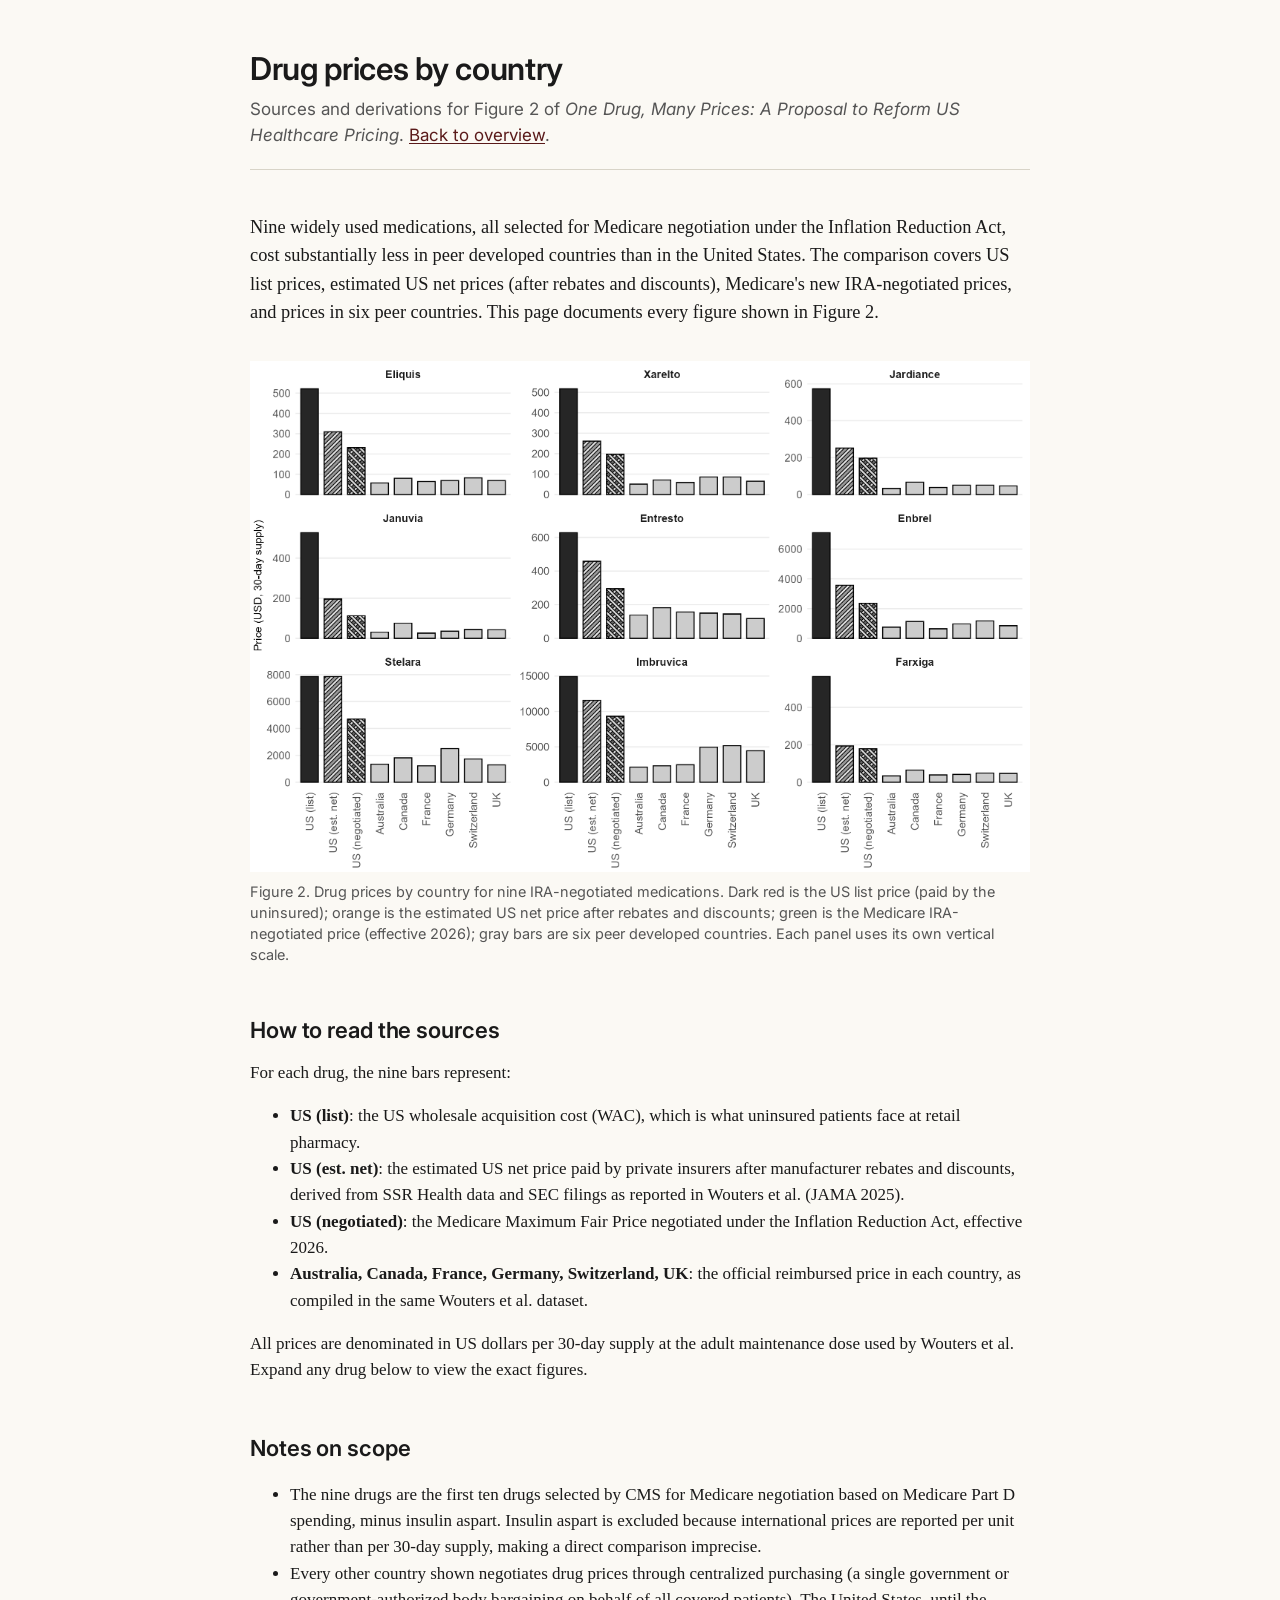
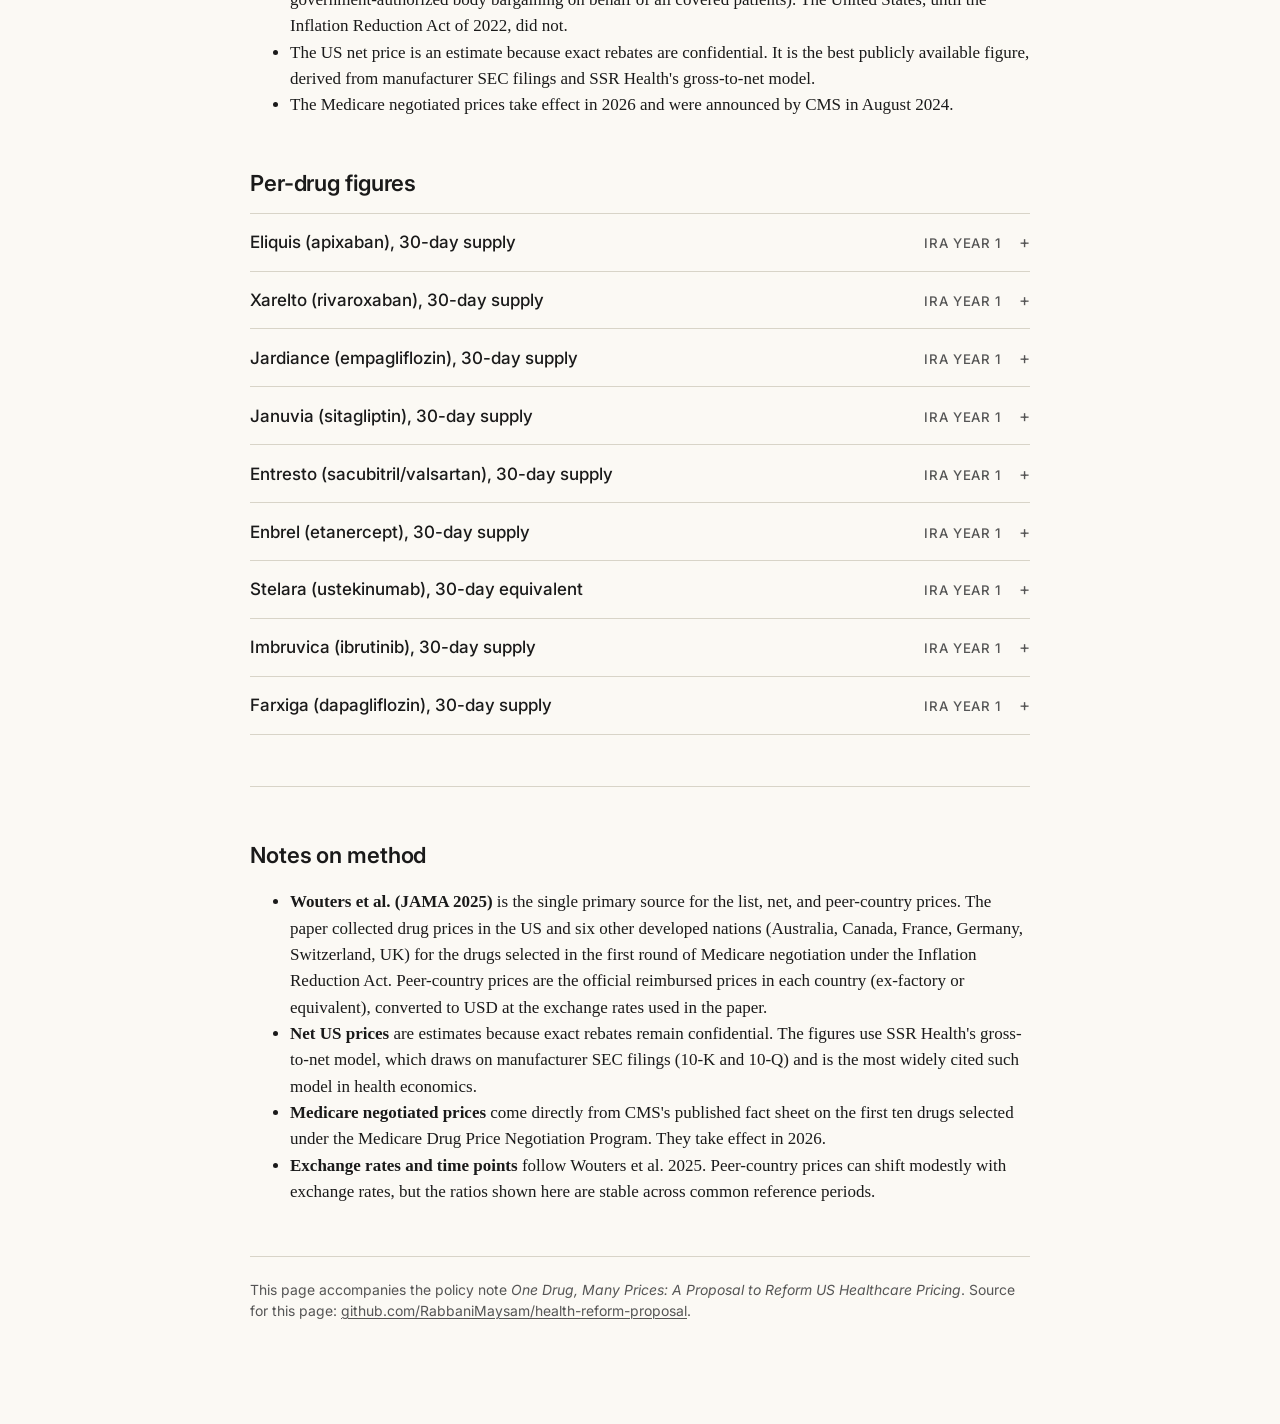
<file: docs/international-prices.html>
<!doctype html>
<html lang="en">
<head>
<meta charset="utf-8">
<meta name="viewport" content="width=device-width, initial-scale=1">
<title>Drug prices by country — Sources and derivations</title>
<meta name="description" content="Documented sources and derivations for Figure 2 (international drug prices) of 'One Drug, Many Prices: A Proposal to Reform US Healthcare Pricing.'">
<link rel="preconnect" href="https://fonts.googleapis.com">
<link rel="preconnect" href="https://fonts.gstatic.com" crossorigin>
<link rel="stylesheet" href="https://fonts.googleapis.com/css2?family=Inter:wght@400;500;600&display=swap">
<link rel="stylesheet" href="style.css">
</head>
<body>
<div class="wrap">

<header>
  <h1>Drug prices by country</h1>
  <p class="subtitle">Sources and derivations for Figure 2 of <em>One Drug, Many Prices: A Proposal to Reform US Healthcare Pricing</em>. <a href="./">Back to overview</a>.</p>
</header>

<p class="lede">Nine widely used medications, all selected for Medicare negotiation under the Inflation Reduction Act, cost substantially less in peer developed countries than in the United States. The comparison covers US list prices, estimated US net prices (after rebates and discounts), Medicare's new IRA-negotiated prices, and prices in six peer countries. This page documents every figure shown in Figure 2.</p>

<figure>
  <img src="fig_intlprices.png" alt="Bar chart comparing drug prices across nine countries for nine medications. Each panel uses its own vertical scale.">
  <figcaption>Figure 2. Drug prices by country for nine IRA-negotiated medications. Dark red is the US list price (paid by the uninsured); orange is the estimated US net price after rebates and discounts; green is the Medicare IRA-negotiated price (effective 2026); gray bars are six peer developed countries. Each panel uses its own vertical scale.</figcaption>
</figure>

<h2>How to read the sources</h2>
<p>For each drug, the nine bars represent:</p>
<ul>
  <li><b>US (list)</b>: the US wholesale acquisition cost (WAC), which is what uninsured patients face at retail pharmacy.</li>
  <li><b>US (est. net)</b>: the estimated US net price paid by private insurers after manufacturer rebates and discounts, derived from SSR Health data and SEC filings as reported in Wouters et al. (JAMA 2025).</li>
  <li><b>US (negotiated)</b>: the Medicare Maximum Fair Price negotiated under the Inflation Reduction Act, effective 2026.</li>
  <li><b>Australia, Canada, France, Germany, Switzerland, UK</b>: the official reimbursed price in each country, as compiled in the same Wouters et al. dataset.</li>
</ul>
<p>All prices are denominated in US dollars per 30-day supply at the adult maintenance dose used by Wouters et al. Expand any drug below to view the exact figures.</p>

<h2>Notes on scope</h2>
<ul>
  <li>The nine drugs are the first ten drugs selected by CMS for Medicare negotiation based on Medicare Part D spending, minus insulin aspart. Insulin aspart is excluded because international prices are reported per unit rather than per 30-day supply, making a direct comparison imprecise.</li>
  <li>Every other country shown negotiates drug prices through centralized purchasing (a single government or government-authorized body bargaining on behalf of all covered patients). The United States, until the Inflation Reduction Act of 2022, did not.</li>
  <li>The US net price is an estimate because exact rebates are confidential. It is the best publicly available figure, derived from manufacturer SEC filings and SSR Health's gross-to-net model.</li>
  <li>The Medicare negotiated prices take effect in 2026 and were announced by CMS in August 2024.</li>
</ul>

<h2>Per-drug figures</h2>

<details>
  <summary><span class="service-name">Eliquis (apixaban), 30-day supply</span><span class="service-panel">IRA Year 1</span></summary>
  <div>
    <dl class="cells">
      <dt>US (list)</dt><dd><b>$521</b></dd>
      <dt>US (est. net)</dt><dd><b>$309</b></dd>
      <dt>US (negotiated)</dt><dd><b>$231</b></dd>
      <dt>Australia</dt><dd><b>$57</b></dd>
      <dt>Canada</dt><dd><b>$80</b></dd>
      <dt>France</dt><dd><b>$64</b></dd>
      <dt>Germany</dt><dd><b>$69</b></dd>
      <dt>Switzerland</dt><dd><b>$82</b></dd>
      <dt>UK</dt><dd><b>$69</b></dd>
    </dl>
    <div class="notes">
      <p>Sources: <a href="https://pmc.ncbi.nlm.nih.gov/articles/PMC11612909/">Wouters, Naci, Kesselheim. JAMA 2025;333:85–87</a>; <a href="https://www.cms.gov/priorities/medicare-prescription-drug-affordability/overview/medicare-drug-price-negotiation-program/selected-drugs-negotiated-prices">CMS, Selected Drugs and Negotiated Prices</a>.</p>
    </div>
  </div>
</details>

<details>
  <summary><span class="service-name">Xarelto (rivaroxaban), 30-day supply</span><span class="service-panel">IRA Year 1</span></summary>
  <div>
    <dl class="cells">
      <dt>US (list)</dt><dd><b>$517</b></dd>
      <dt>US (est. net)</dt><dd><b>$261</b></dd>
      <dt>US (negotiated)</dt><dd><b>$197</b></dd>
      <dt>Australia</dt><dd><b>$51</b></dd>
      <dt>Canada</dt><dd><b>$71</b></dd>
      <dt>France</dt><dd><b>$59</b></dd>
      <dt>Germany</dt><dd><b>$86</b></dd>
      <dt>Switzerland</dt><dd><b>$86</b></dd>
      <dt>UK</dt><dd><b>$65</b></dd>
    </dl>
    <div class="notes">
      <p>Sources: <a href="https://pmc.ncbi.nlm.nih.gov/articles/PMC11612909/">Wouters et al. JAMA 2025</a>; <a href="https://www.cms.gov/priorities/medicare-prescription-drug-affordability/overview/medicare-drug-price-negotiation-program/selected-drugs-negotiated-prices">CMS MFP</a>.</p>
    </div>
  </div>
</details>

<details>
  <summary><span class="service-name">Jardiance (empagliflozin), 30-day supply</span><span class="service-panel">IRA Year 1</span></summary>
  <div>
    <dl class="cells">
      <dt>US (list)</dt><dd><b>$573</b></dd>
      <dt>US (est. net)</dt><dd><b>$252</b></dd>
      <dt>US (negotiated)</dt><dd><b>$197</b></dd>
      <dt>Australia</dt><dd><b>$33</b></dd>
      <dt>Canada</dt><dd><b>$67</b></dd>
      <dt>France</dt><dd><b>$38</b></dd>
      <dt>Germany</dt><dd><b>$51</b></dd>
      <dt>Switzerland</dt><dd><b>$51</b></dd>
      <dt>UK</dt><dd><b>$47</b></dd>
    </dl>
    <div class="notes">
      <p>Sources: <a href="https://pmc.ncbi.nlm.nih.gov/articles/PMC11612909/">Wouters et al. JAMA 2025</a>; <a href="https://www.cms.gov/priorities/medicare-prescription-drug-affordability/overview/medicare-drug-price-negotiation-program/selected-drugs-negotiated-prices">CMS MFP</a>.</p>
    </div>
  </div>
</details>

<details>
  <summary><span class="service-name">Januvia (sitagliptin), 30-day supply</span><span class="service-panel">IRA Year 1</span></summary>
  <div>
    <dl class="cells">
      <dt>US (list)</dt><dd><b>$527</b></dd>
      <dt>US (est. net)</dt><dd><b>$196</b></dd>
      <dt>US (negotiated)</dt><dd><b>$113</b></dd>
      <dt>Australia</dt><dd><b>$31</b></dd>
      <dt>Canada</dt><dd><b>$76</b></dd>
      <dt>France</dt><dd><b>$26</b></dd>
      <dt>Germany</dt><dd><b>$36</b></dd>
      <dt>Switzerland</dt><dd><b>$44</b></dd>
      <dt>UK</dt><dd><b>$43</b></dd>
    </dl>
    <div class="notes">
      <p>Sources: <a href="https://pmc.ncbi.nlm.nih.gov/articles/PMC11612909/">Wouters et al. JAMA 2025</a>; <a href="https://www.cms.gov/priorities/medicare-prescription-drug-affordability/overview/medicare-drug-price-negotiation-program/selected-drugs-negotiated-prices">CMS MFP</a>.</p>
    </div>
  </div>
</details>

<details>
  <summary><span class="service-name">Entresto (sacubitril/valsartan), 30-day supply</span><span class="service-panel">IRA Year 1</span></summary>
  <div>
    <dl class="cells">
      <dt>US (list)</dt><dd><b>$628</b></dd>
      <dt>US (est. net)</dt><dd><b>$458</b></dd>
      <dt>US (negotiated)</dt><dd><b>$295</b></dd>
      <dt>Australia</dt><dd><b>$139</b></dd>
      <dt>Canada</dt><dd><b>$182</b></dd>
      <dt>France</dt><dd><b>$157</b></dd>
      <dt>Germany</dt><dd><b>$150</b></dd>
      <dt>Switzerland</dt><dd><b>$145</b></dd>
      <dt>UK</dt><dd><b>$118</b></dd>
    </dl>
    <div class="notes">
      <p>Sources: <a href="https://pmc.ncbi.nlm.nih.gov/articles/PMC11612909/">Wouters et al. JAMA 2025</a>; <a href="https://www.cms.gov/priorities/medicare-prescription-drug-affordability/overview/medicare-drug-price-negotiation-program/selected-drugs-negotiated-prices">CMS MFP</a>.</p>
    </div>
  </div>
</details>

<details>
  <summary><span class="service-name">Enbrel (etanercept), 30-day supply</span><span class="service-panel">IRA Year 1</span></summary>
  <div>
    <dl class="cells">
      <dt>US (list)</dt><dd><b>$7,106</b></dd>
      <dt>US (est. net)</dt><dd><b>$3,572</b></dd>
      <dt>US (negotiated)</dt><dd><b>$2,355</b></dd>
      <dt>Australia</dt><dd><b>$754</b></dd>
      <dt>Canada</dt><dd><b>$1,135</b></dd>
      <dt>France</dt><dd><b>$646</b></dd>
      <dt>Germany</dt><dd><b>$974</b></dd>
      <dt>Switzerland</dt><dd><b>$1,177</b></dd>
      <dt>UK</dt><dd><b>$852</b></dd>
    </dl>
    <div class="notes">
      <p>Sources: <a href="https://pmc.ncbi.nlm.nih.gov/articles/PMC11612909/">Wouters et al. JAMA 2025</a>; <a href="https://www.cms.gov/priorities/medicare-prescription-drug-affordability/overview/medicare-drug-price-negotiation-program/selected-drugs-negotiated-prices">CMS MFP</a>.</p>
    </div>
  </div>
</details>

<details>
  <summary><span class="service-name">Stelara (ustekinumab), 30-day equivalent</span><span class="service-panel">IRA Year 1</span></summary>
  <div>
    <dl class="cells">
      <dt>US (list)</dt><dd><b>$13,836</b></dd>
      <dt>US (est. net)</dt><dd><b>$7,860</b></dd>
      <dt>US (negotiated)</dt><dd><b>$4,695</b></dd>
      <dt>Australia</dt><dd><b>$1,342</b></dd>
      <dt>Canada</dt><dd><b>$1,813</b></dd>
      <dt>France</dt><dd><b>$1,220</b></dd>
      <dt>Germany</dt><dd><b>$2,504</b></dd>
      <dt>Switzerland</dt><dd><b>$1,730</b></dd>
      <dt>UK</dt><dd><b>$1,292</b></dd>
    </dl>
    <div class="notes">
      <p>Sources: <a href="https://pmc.ncbi.nlm.nih.gov/articles/PMC11612909/">Wouters et al. JAMA 2025</a>; <a href="https://www.cms.gov/priorities/medicare-prescription-drug-affordability/overview/medicare-drug-price-negotiation-program/selected-drugs-negotiated-prices">CMS MFP</a>.</p>
    </div>
  </div>
</details>

<details>
  <summary><span class="service-name">Imbruvica (ibrutinib), 30-day supply</span><span class="service-panel">IRA Year 1</span></summary>
  <div>
    <dl class="cells">
      <dt>US (list)</dt><dd><b>$14,934</b></dd>
      <dt>US (est. net)</dt><dd><b>$11,571</b></dd>
      <dt>US (negotiated)</dt><dd><b>$9,319</b></dd>
      <dt>Australia</dt><dd><b>$2,137</b></dd>
      <dt>Canada</dt><dd><b>$2,320</b></dd>
      <dt>France</dt><dd><b>$2,472</b></dd>
      <dt>Germany</dt><dd><b>$4,944</b></dd>
      <dt>Switzerland</dt><dd><b>$5,172</b></dd>
      <dt>UK</dt><dd><b>$4,447</b></dd>
    </dl>
    <div class="notes">
      <p>Sources: <a href="https://pmc.ncbi.nlm.nih.gov/articles/PMC11612909/">Wouters et al. JAMA 2025</a>; <a href="https://www.cms.gov/priorities/medicare-prescription-drug-affordability/overview/medicare-drug-price-negotiation-program/selected-drugs-negotiated-prices">CMS MFP</a>.</p>
    </div>
  </div>
</details>

<details>
  <summary><span class="service-name">Farxiga (dapagliflozin), 30-day supply</span><span class="service-panel">IRA Year 1</span></summary>
  <div>
    <dl class="cells">
      <dt>US (list)</dt><dd><b>$565</b></dd>
      <dt>US (est. net)</dt><dd><b>$194</b></dd>
      <dt>US (negotiated)</dt><dd><b>$179</b></dd>
      <dt>Australia</dt><dd><b>$34</b></dd>
      <dt>Canada</dt><dd><b>$65</b></dd>
      <dt>France</dt><dd><b>$39</b></dd>
      <dt>Germany</dt><dd><b>$42</b></dd>
      <dt>Switzerland</dt><dd><b>$49</b></dd>
      <dt>UK</dt><dd><b>$47</b></dd>
    </dl>
    <div class="notes">
      <p>Sources: <a href="https://pmc.ncbi.nlm.nih.gov/articles/PMC11612909/">Wouters et al. JAMA 2025</a>; <a href="https://www.cms.gov/priorities/medicare-prescription-drug-affordability/overview/medicare-drug-price-negotiation-program/selected-drugs-negotiated-prices">CMS MFP</a>.</p>
    </div>
  </div>
</details>

<hr>

<h2>Notes on method</h2>
<ul>
  <li><b>Wouters et al. (JAMA 2025)</b> is the single primary source for the list, net, and peer-country prices. The paper collected drug prices in the US and six other developed nations (Australia, Canada, France, Germany, Switzerland, UK) for the drugs selected in the first round of Medicare negotiation under the Inflation Reduction Act. Peer-country prices are the official reimbursed prices in each country (ex-factory or equivalent), converted to USD at the exchange rates used in the paper.</li>
  <li><b>Net US prices</b> are estimates because exact rebates remain confidential. The figures use SSR Health's gross-to-net model, which draws on manufacturer SEC filings (10-K and 10-Q) and is the most widely cited such model in health economics.</li>
  <li><b>Medicare negotiated prices</b> come directly from CMS's published fact sheet on the first ten drugs selected under the Medicare Drug Price Negotiation Program. They take effect in 2026.</li>
  <li><b>Exchange rates and time points</b> follow Wouters et al. 2025. Peer-country prices can shift modestly with exchange rates, but the ratios shown here are stable across common reference periods.</li>
</ul>

<footer>
  <p>This page accompanies the policy note <em>One Drug, Many Prices: A Proposal to Reform US Healthcare Pricing</em>. Source for this page: <a href="https://github.com/RabbaniMaysam/health-reform-proposal">github.com/RabbaniMaysam/health-reform-proposal</a>.</p>
</footer>

</div>
</body>
</html>
</file>
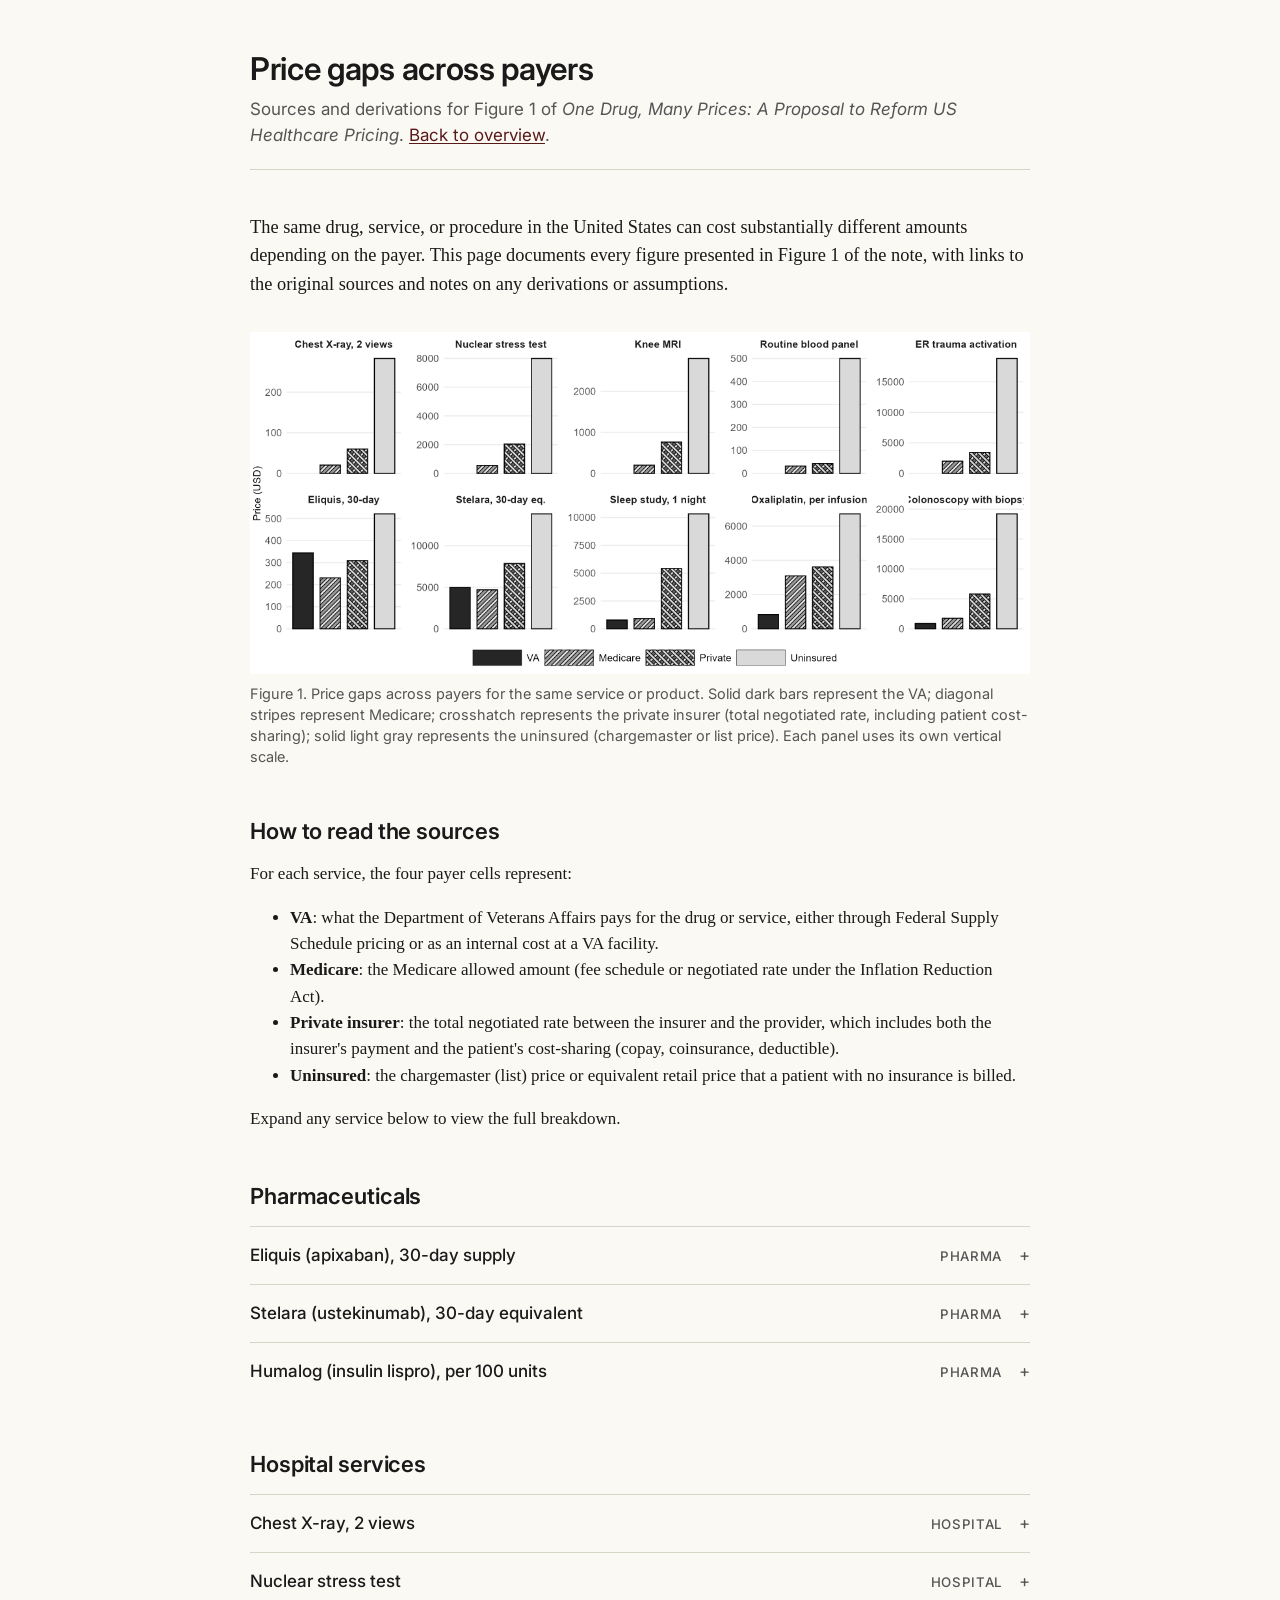
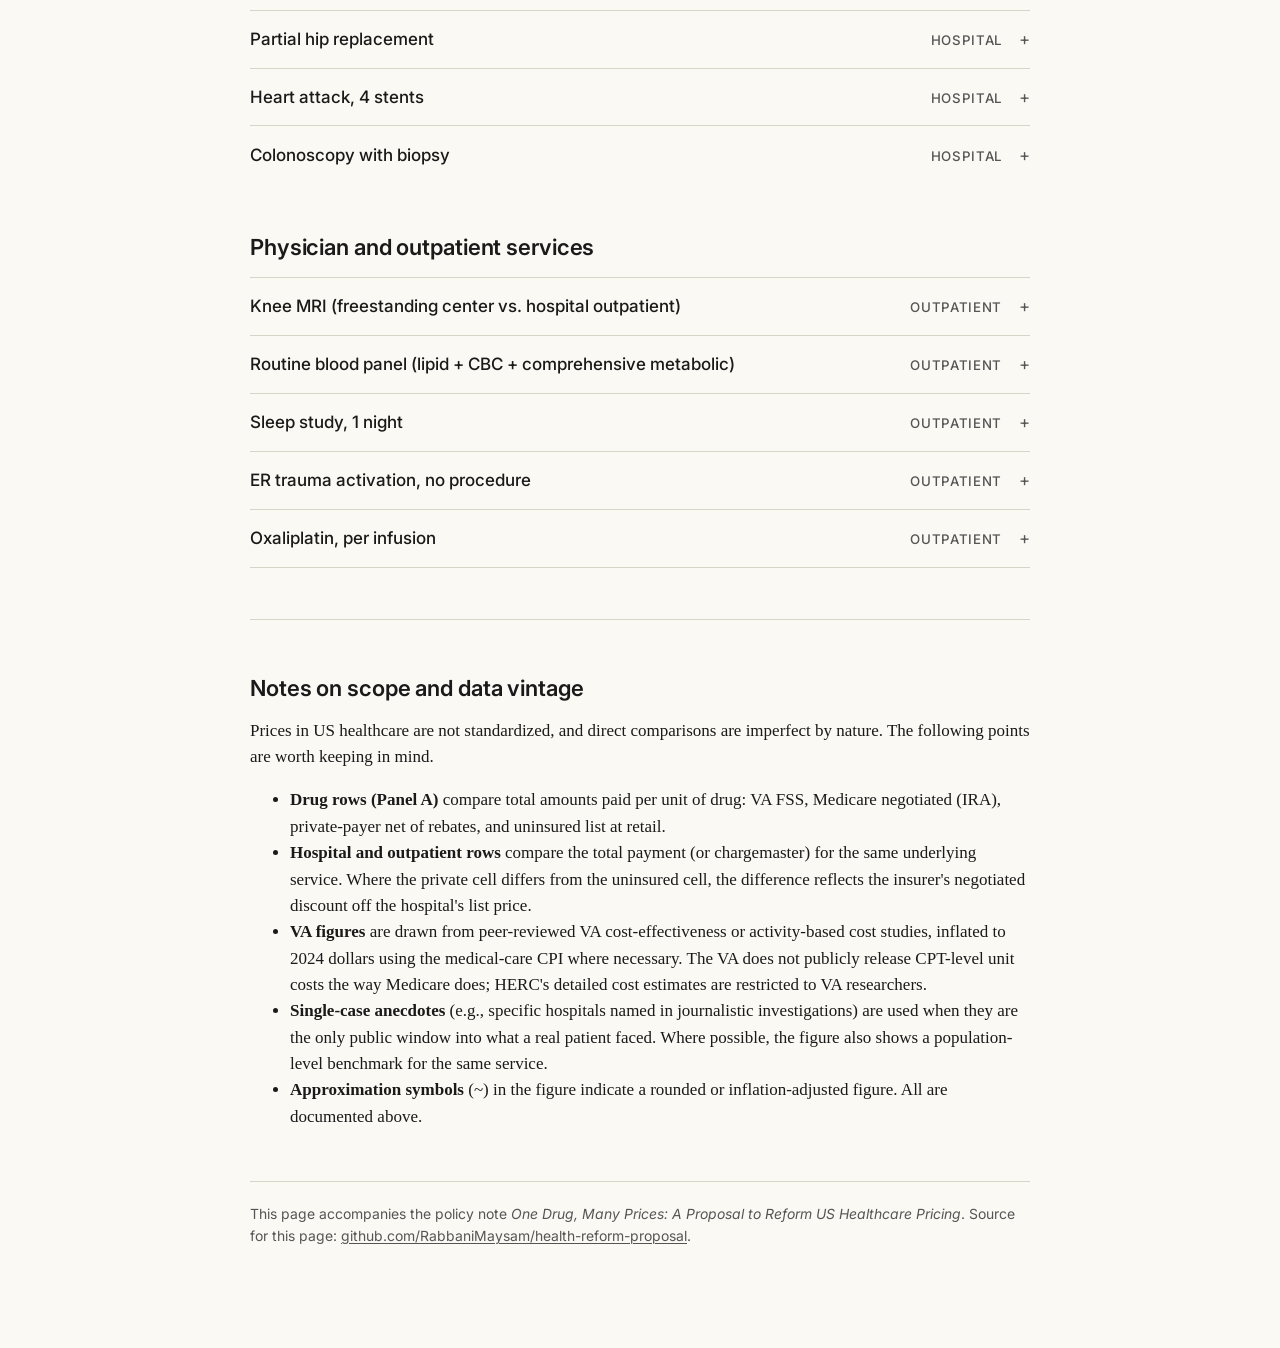
<file: docs/price-gaps.html>
<!doctype html>
<html lang="en">
<head>
<meta charset="utf-8">
<meta name="viewport" content="width=device-width, initial-scale=1">
<title>Price gaps across payers — Sources and derivations</title>
<meta name="description" content="Documented sources and derivations for the price-gap figure in 'One Drug, Many Prices: A Proposal to Reform US Healthcare Pricing.'">
<link rel="preconnect" href="https://fonts.googleapis.com">
<link rel="preconnect" href="https://fonts.gstatic.com" crossorigin>
<link rel="stylesheet" href="https://fonts.googleapis.com/css2?family=Inter:wght@400;500;600&display=swap">
<link rel="stylesheet" href="style.css">
</head>
<body>
<div class="wrap">

<header>
  <h1>Price gaps across payers</h1>
  <p class="subtitle">Sources and derivations for Figure 1 of <em>One Drug, Many Prices: A Proposal to Reform US Healthcare Pricing</em>. <a href="./">Back to overview</a>.</p>
</header>

<p class="lede">The same drug, service, or procedure in the United States can cost substantially different amounts depending on the payer. This page documents every figure presented in Figure 1 of the note, with links to the original sources and notes on any derivations or assumptions.</p>

<figure>
  <img src="fig_pricegaps.png" alt="Bar chart of price gaps across four payers (VA, Medicare, private insurer, uninsured) for ten services. Each panel uses its own vertical scale.">
  <figcaption>Figure 1. Price gaps across payers for the same service or product. Solid dark bars represent the VA; diagonal stripes represent Medicare; crosshatch represents the private insurer (total negotiated rate, including patient cost-sharing); solid light gray represents the uninsured (chargemaster or list price). Each panel uses its own vertical scale.</figcaption>
</figure>

<h2>How to read the sources</h2>
<p>For each service, the four payer cells represent:</p>
<ul>
  <li><b>VA</b>: what the Department of Veterans Affairs pays for the drug or service, either through Federal Supply Schedule pricing or as an internal cost at a VA facility.</li>
  <li><b>Medicare</b>: the Medicare allowed amount (fee schedule or negotiated rate under the Inflation Reduction Act).</li>
  <li><b>Private insurer</b>: the total negotiated rate between the insurer and the provider, which includes both the insurer's payment and the patient's cost-sharing (copay, coinsurance, deductible).</li>
  <li><b>Uninsured</b>: the chargemaster (list) price or equivalent retail price that a patient with no insurance is billed.</li>
</ul>
<p>Expand any service below to view the full breakdown.</p>

<h2>Pharmaceuticals</h2>

<details>
  <summary><span class="service-name">Eliquis (apixaban), 30-day supply</span><span class="service-panel">Pharma</span></summary>
  <div>
    <dl class="cells">
      <dt>VA</dt><dd><b>$344</b> — Federal Supply Schedule price, March 2026.</dd>
      <dt>Medicare</dt><dd><b>$231</b> — IRA Maximum Fair Price effective 2026.</dd>
      <dt>Private insurer</dt><dd><b>$309</b> — Estimated US net price after rebates and discounts, from SSR Health data.</dd>
      <dt>Uninsured</dt><dd><b>$521</b> — US list (WAC) price; the uninsured face the list price at retail pharmacy, since they have no access to the rebate channel.</dd>
    </dl>
    <div class="notes">
      <p>Sources: <a href="https://www.cms.gov/priorities/medicare-prescription-drug-affordability/overview/medicare-drug-price-negotiation-program/selected-drugs-negotiated-prices">CMS, Selected Drugs and Negotiated Prices</a> (list and negotiated price); <a href="https://pmc.ncbi.nlm.nih.gov/articles/PMC11612909/">Wouters, Naci, Kesselheim. JAMA 2025;333:85–87</a> (net price); <a href="https://www.va.gov/opal/docs/nac/fss/vaFssPharmPrices.xlsx">VA National Acquisition Center FSS Pharmaceutical Prices</a>.</p>
    </div>
  </div>
</details>

<details>
  <summary><span class="service-name">Stelara (ustekinumab), 30-day equivalent</span><span class="service-panel">Pharma</span></summary>
  <div>
    <dl class="cells">
      <dt>VA</dt><dd><b>$4,993</b> — VA Federal Supply Schedule price for brand Stelara. Biosimilars are available to the VA at a fraction of this rate.</dd>
      <dt>Medicare</dt><dd><b>$4,695</b> — IRA Maximum Fair Price effective 2026.</dd>
      <dt>Private insurer</dt><dd><b>$7,860</b> — Estimated US net price after rebates and discounts.</dd>
      <dt>Uninsured</dt><dd><b>$13,836</b> — US list (WAC) price.</dd>
    </dl>
    <div class="notes">
      <p>Sources: <a href="https://www.cms.gov/priorities/medicare-prescription-drug-affordability/overview/medicare-drug-price-negotiation-program/selected-drugs-negotiated-prices">CMS, Selected Drugs and Negotiated Prices</a>; <a href="https://pmc.ncbi.nlm.nih.gov/articles/PMC11612909/">Wouters et al. JAMA 2025</a>; <a href="https://www.va.gov/opal/docs/nac/fss/vaFssPharmPrices.xlsx">VA FSS</a>.</p>
    </div>
  </div>
</details>

<details>
  <summary><span class="service-name">Humalog (insulin lispro), per 100 units</span><span class="service-panel">Pharma</span></summary>
  <div>
    <dl class="cells">
      <dt>VA</dt><dd><b>$2.51</b> — VA Federal Supply Schedule price, March 2026.</dd>
      <dt>Medicare</dt><dd>— Not separately reported.</dd>
      <dt>Private insurer</dt><dd>— Not separately reported.</dd>
      <dt>Uninsured</dt><dd><b>~$8.50</b> — Approximate current US list (WAC) price following Eli Lilly's roughly 70% list-price cut in late 2023 (from a pre-cut list of $32.18 per 100 units in 2019).</dd>
    </dl>
    <div class="notes">
      <p><b>Assumption:</b> The $8.50 figure is an approximation of the post-cut list price; Lilly cut the list price of Humalog by approximately 70% in Q4 2023, bringing a 10 mL (1000-unit) vial to roughly $82–$86, or about $8–$9 per 100 units.</p>
      <p>Sources: <a href="https://pmc.ncbi.nlm.nih.gov/articles/PMC10276305/">Hernandez et al. JAMA Health Forum 2023</a> (2019 list price baseline); <a href="https://www.va.gov/opal/docs/nac/fss/vaFssPharmPrices.xlsx">VA FSS</a>.</p>
    </div>
  </div>
</details>

<h2>Hospital services</h2>

<details>
  <summary><span class="service-name">Chest X-ray, 2 views</span><span class="service-panel">Hospital</span></summary>
  <div>
    <dl class="cells">
      <dt>VA</dt><dd>— Not publicly reported at CPT level.</dd>
      <dt>Medicare</dt><dd><b>$20.44</b> — Medicare rate at MD Anderson, as reported in Brill's 2013 investigation.</dd>
      <dt>Private insurer</dt><dd><b>~$60</b> — Estimated from publicly-available hospital price-transparency files for CPT 71046 (two-view chest X-ray).</dd>
      <dt>Uninsured</dt><dd><b>$283</b> — MD Anderson chargemaster price.</dd>
    </dl>
    <div class="notes">
      <p>Sources: <a href="https://content.time.com/time/subscriber/article/0,33009,2136864,00.html">Brill, "Bitter Pill." TIME. 2013</a>; author's estimate from publicly-available hospital machine-readable files.</p>
    </div>
  </div>
</details>

<details>
  <summary><span class="service-name">Nuclear stress test</span><span class="service-panel">Hospital</span></summary>
  <div>
    <dl class="cells">
      <dt>VA</dt><dd>— Not publicly reported.</dd>
      <dt>Medicare</dt><dd><b>$554</b> — Medicare rate at Stamford Hospital, per Brill 2013.</dd>
      <dt>Private insurer</dt><dd><b>~$2,038</b> — Estimated from publicly-available hospital price-transparency files for CPT 78452 (myocardial perfusion imaging).</dd>
      <dt>Uninsured</dt><dd><b>$7,998</b> — Stamford Hospital chargemaster price.</dd>
    </dl>
    <div class="notes">
      <p>Sources: <a href="https://content.time.com/time/subscriber/article/0,33009,2136864,00.html">Brill, "Bitter Pill." TIME. 2013</a>; author's estimate from publicly-available hospital machine-readable files.</p>
    </div>
  </div>
</details>

<details>
  <summary><span class="service-name">Partial hip replacement</span><span class="service-panel">Hospital</span></summary>
  <div>
    <dl class="cells">
      <dt>VA</dt><dd>— Not publicly reported for partial hip.</dd>
      <dt>Medicare</dt><dd>— Not separately reported in source.</dd>
      <dt>Private insurer</dt><dd><b>$70,882</b> — Aetna's negotiated payment to NYU Langone.</dd>
      <dt>Uninsured</dt><dd><b>$117,000+</b> — NYU Langone's sticker price for the surgery.</dd>
    </dl>
    <div class="notes">
      <p>Source: <a href="https://www.propublica.org/article/why-your-health-insurer-does-not-care-about-your-big-bills">Marshall Allen, "Why Your Health Insurer Doesn't Care About Your Big Bills." ProPublica. 2018</a>.</p>
    </div>
  </div>
</details>

<details>
  <summary><span class="service-name">Heart attack, 4 stents</span><span class="service-panel">Hospital</span></summary>
  <div>
    <dl class="cells">
      <dt>VA</dt><dd><b>~$25,000</b> — Derived. Median VA index-PCI admission cost from the CART Program registry (2008–2011 dollars), inflated to 2024 dollars using the medical-care CPI. Resource-intensive cases (such as four stents) likely run higher.</dd>
      <dt>Medicare</dt><dd>— Not independently verified.</dd>
      <dt>Private insurer</dt><dd>— Patient's case was billed out of network; no clean negotiated rate.</dd>
      <dt>Uninsured</dt><dd><b>$164,941</b> — St. David's (Austin, TX) chargemaster total bill.</dd>
    </dl>
    <div class="notes">
      <p><b>Derivation for VA:</b> Bradley et al. (2015) reports a median 30-day total cost of $23,820 (2008–2011 VA data); the index PCI admission is 83% of that (~$19,800 in 2010 dollars); inflation-adjusted to 2024 dollars via the medical-care CPI (factor ≈ 1.51) gives ~$25,000 for the index admission.</p>
      <p>Sources: <a href="https://pubmed.ncbi.nlm.nih.gov/25951833/">Bradley et al. Circulation 2015;132:101–108</a>; <a href="https://kffhealthnews.org/news/a-jolt-to-the-jugular-youre-insured-but-still-owe-109k-for-your-heart-attack/">Kliff, "Drew Calver's heart attack." KHN/NPR. 2018</a>.</p>
    </div>
  </div>
</details>

<details>
  <summary><span class="service-name">Colonoscopy with biopsy</span><span class="service-panel">Hospital</span></summary>
  <div>
    <dl class="cells">
      <dt>VA</dt><dd><b>~$880</b> — Derived. Median VA direct health-care cost per diagnostic colonoscopy in a single-center microcosting study (2002 dollars: $391), inflated to 2024 dollars using the medical-care CPI.</dd>
      <dt>Medicare</dt><dd><b>$1,760</b> — Medicare rate reported in the KFF Bill of the Month article.</dd>
      <dt>Private insurer</dt><dd><b>$5,816</b> — Aetna-negotiated rate after reducing the $19,206 chargemaster. Of this, Aetna paid $1,979 and the patient paid $4,047.</dd>
      <dt>Uninsured</dt><dd><b>$19,206</b> — Northwestern Memorial chargemaster.</dd>
    </dl>
    <div class="notes">
      <p><b>Derivation for VA:</b> Medical-care CPI factor ≈ 2.25 from 2002 to 2024.</p>
      <p>Sources: <a href="https://pubmed.ncbi.nlm.nih.gov/17665271/">Henry et al. J Gen Intern Med 2007;22:1415–1421</a>; <a href="https://kffhealthnews.org/news/article/surprise-bill-colonoscopy-chicago-northwestern-december-bill-of-the-month/">Andrews, "His Doctors Said the Colonoscopy Could Wait. The Bill Couldn't." KFF Health News. 2024</a>.</p>
    </div>
  </div>
</details>

<h2>Physician and outpatient services</h2>

<details>
  <summary><span class="service-name">Knee MRI (freestanding center vs. hospital outpatient)</span><span class="service-panel">Outpatient</span></summary>
  <div>
    <dl class="cells">
      <dt>VA</dt><dd>— Not publicly reported at CPT level.</dd>
      <dt>Medicare</dt><dd><b>$200</b> — Approximate national Medicare rate for CPT 73721.</dd>
      <dt>Private insurer</dt><dd><b>$762</b> — Midpoint of the $606–$919 range reported by NIHCR 2014 ($606 at a freestanding center; $919 at hospital outpatient).</dd>
      <dt>Uninsured</dt><dd><b>~$2,800</b> — Representative chargemaster for CPT 73721. Chargemasters vary widely by hospital.</dd>
    </dl>
    <div class="notes">
      <p><b>Assumption:</b> The private figure in the figure uses the midpoint of the NIHCR freestanding–vs–HOPD range to give a single bar per payer.</p>
      <p>Source: <a href="https://www.nihcr.org/analysis/improving-care-delivery/prevention-improving-health/hospital-outpatient-prices/">NIHCR, "Hospital Outpatient Prices Much Higher Than Community Settings." 2014</a>.</p>
    </div>
  </div>
</details>

<details>
  <summary><span class="service-name">Routine blood panel (lipid + CBC + comprehensive metabolic)</span><span class="service-panel">Outpatient</span></summary>
  <div>
    <dl class="cells">
      <dt>VA</dt><dd>— Not publicly reported at test level.</dd>
      <dt>Medicare</dt><dd><b>$31.72</b> — Sum of 2024 Medicare Clinical Laboratory Fee Schedule national rates for lipid panel (CPT 80061: $13.39), CBC (85025: $7.77), and comprehensive metabolic panel (80053: $10.56).</dd>
      <dt>Private insurer</dt><dd><b>$43</b> — Independent reference lab (Quest) negotiated rate. The same bundle billed by a hospital outpatient department runs roughly twice as much.</dd>
      <dt>Uninsured</dt><dd><b>~$500</b> — Representative hospital chargemaster for the three-panel bundle.</dd>
    </dl>
    <div class="notes">
      <p>Sources: <a href="https://healthcostinstitute.org/images/pdfs/HCCI_labprices_brief_051223.pdf">Health Care Cost Institute, "Price Markups for Clinical Labs." 2022</a>; <a href="https://www.cms.gov/medicare/payment/fee-schedules/clinical-laboratory-fee-schedule-clfs">CMS Clinical Laboratory Fee Schedule</a>.</p>
    </div>
  </div>
</details>

<details>
  <summary><span class="service-name">Sleep study, 1 night</span><span class="service-panel">Outpatient</span></summary>
  <div>
    <dl class="cells">
      <dt>VA</dt><dd><b>~$790</b> — Derived. VA-reported cost per in-laboratory polysomnogram (2015 dollars, priced at Medicare rates), inflated to 2024 dollars using the medical-care CPI.</dd>
      <dt>Medicare</dt><dd><b>$920</b> — National Medicare rate reported in the KFF Bill of the Month article.</dd>
      <dt>Private insurer</dt><dd><b>$5,419</b> — Humana's negotiated rate at Bascom Palmer (Miami); the patient owed $5,157 of the $10,322 total charge.</dd>
      <dt>Uninsured</dt><dd><b>$10,322</b> — Total chargemaster bill.</dd>
    </dl>
    <div class="notes">
      <p><b>Derivation for VA:</b> Donovan et al. (2019) reports $663 per polysomnogram priced at Medicare rates from 2014–2016 VA data; medical-care CPI factor ≈ 1.19 from 2015 to 2024 yields ~$790.</p>
      <p>Sources: <a href="https://pmc.ncbi.nlm.nih.gov/articles/PMC7330508/">Donovan et al. Am J Respir Crit Care Med 2019;200:779–782</a>; <a href="https://kffhealthnews.org/news/article/enough-to-wreck-their-rest-10322-for-a-sleep-study/">Andrews, "Enough to Wreck Their Rest." KFF Health News. 2021</a>.</p>
    </div>
  </div>
</details>

<details>
  <summary><span class="service-name">ER trauma activation, no procedure</span><span class="service-panel">Outpatient</span></summary>
  <div>
    <dl class="cells">
      <dt>VA</dt><dd>— Not publicly reported.</dd>
      <dt>Medicare</dt><dd><b>~$2,000</b> — Approximate Medicare payment combining the trauma response code (G0390) and an emergency department E/M visit; the precise rate depends on the year's OPPS Addendum B and the specific E/M level.</dd>
      <dt>Private insurer</dt><dd><b>$3,431</b> — Median commercial-payer negotiated price for trauma team activation, from a hospital price-transparency study.</dd>
      <dt>Uninsured</dt><dd><b>$18,836</b> — Total bill for a 3-hour ER visit at Zuckerberg San Francisco General Hospital with no procedure performed. $15,666 of the bill was a single trauma-activation fee. The patient's travel insurance was capped at $5,000, so the chargemaster balance was billed to the family.</dd>
    </dl>
    <div class="notes">
      <p>Sources: <a href="https://kffhealthnews.org/news/how-er-bills-can-balloon-by-as-much-as-50k-for-trauma-response/">Gold and Kliff, "A Baby Was Treated With a Nap and a Bottle of Formula." KFF Health News. 2018</a>; <a href="https://jamanetwork.com/journals/jamasurgery/fullarticle/10.1001/jamasurg.2024.0012">Wang et al. JAMA Surgery 2024;159:718–720</a>.</p>
    </div>
  </div>
</details>

<details>
  <summary><span class="service-name">Oxaliplatin, per infusion</span><span class="service-panel">Outpatient</span></summary>
  <div>
    <dl class="cells">
      <dt>VA</dt><dd><b>~$830</b> — Derived. Per-patient FOLFOX cost in a VA cost-effectiveness analysis (2008 VA internal costs, 12 biweekly infusions per 6-month regimen), inflated to 2024 dollars using the medical-care CPI. The figure combines the VA's in-house drug cost (FSS) with nursing, pharmacy, and overhead costs absorbed internally.</dd>
      <dt>Medicare</dt><dd><b>$3,090</b> — Mean Medicare per-infusion payment in a national sample of cancer centers (Dusetzina 2016, 2012 dollars; current figures are likely higher).</dd>
      <dt>Private insurer</dt><dd><b>$3,616</b> — Mean private-insurance per-infusion payment from the same source.</dd>
      <dt>Uninsured</dt><dd><b>$6,711</b> — Mean uninsured-patient charge per infusion, same source.</dd>
    </dl>
    <div class="notes">
      <p><b>Derivation for VA:</b> Soni et al. (2014) reports a 6-month FOLFOX total cost of $6,427.61 in 2008 VA dollars across 12 biweekly cycles; per-infusion cost ≈ $535.63 in 2008 dollars; medical-care CPI factor ≈ 1.55 from 2008 to 2024 yields ~$830 per infusion.</p>
      <p>The Medicare, private, and uninsured figures are all mean per-infusion payments from the same Dusetzina 2016 study and are therefore directly comparable. The VA figure uses internal cost accounting rather than a billed rate, since the VA is a closed system.</p>
      <p>Sources: <a href="https://pmc.ncbi.nlm.nih.gov/articles/PMC4947373/">Dusetzina, Bach, et al. Health Affairs 2016;35:1306–1313</a>; <a href="https://pmc.ncbi.nlm.nih.gov/articles/PMC7842555/">Soni et al. Oncology Research 2014;22:311–319</a>.</p>
    </div>
  </div>
</details>

<hr>

<h2>Notes on scope and data vintage</h2>
<p>Prices in US healthcare are not standardized, and direct comparisons are imperfect by nature. The following points are worth keeping in mind.</p>
<ul>
  <li><b>Drug rows (Panel A)</b> compare total amounts paid per unit of drug: VA FSS, Medicare negotiated (IRA), private-payer net of rebates, and uninsured list at retail.</li>
  <li><b>Hospital and outpatient rows</b> compare the total payment (or chargemaster) for the same underlying service. Where the private cell differs from the uninsured cell, the difference reflects the insurer's negotiated discount off the hospital's list price.</li>
  <li><b>VA figures</b> are drawn from peer-reviewed VA cost-effectiveness or activity-based cost studies, inflated to 2024 dollars using the medical-care CPI where necessary. The VA does not publicly release CPT-level unit costs the way Medicare does; HERC's detailed cost estimates are restricted to VA researchers.</li>
  <li><b>Single-case anecdotes</b> (e.g., specific hospitals named in journalistic investigations) are used when they are the only public window into what a real patient faced. Where possible, the figure also shows a population-level benchmark for the same service.</li>
  <li><b>Approximation symbols</b> (~) in the figure indicate a rounded or inflation-adjusted figure. All are documented above.</li>
</ul>

<footer>
  <p>This page accompanies the policy note <em>One Drug, Many Prices: A Proposal to Reform US Healthcare Pricing</em>. Source for this page: <a href="https://github.com/RabbaniMaysam/health-reform-proposal">github.com/RabbaniMaysam/health-reform-proposal</a>.</p>
</footer>

</div>
</body>
</html>
</file>
<file: docs/style.css>
:root {
  --bg: #fbf9f4;
  --fg: #1a1a1a;
  --muted: #555;
  --rule: #d8d4c8;
  --accent: #8a2b2b;
  --link: #5a1a1a;
  --max: 780px;
  --serif: "Iowan Old Style", "Charter", "Georgia", "Cambria", serif;
  --sans: "Inter", "Helvetica Neue", "Segoe UI", system-ui, sans-serif;
}

html {
  font-size: 17px;
  scroll-behavior: smooth;
  -webkit-font-smoothing: antialiased;
  -moz-osx-font-smoothing: grayscale;
}

body {
  margin: 0;
  background: var(--bg);
  color: var(--fg);
  font-family: var(--serif);
  line-height: 1.55;
}

.wrap {
  max-width: var(--max);
  margin: 0 auto;
  padding: 3rem 1.25rem 5rem;
}

header {
  margin-bottom: 2.5rem;
  padding-bottom: 1.25rem;
  border-bottom: 1px solid var(--rule);
}

h1 {
  font-family: var(--sans);
  font-weight: 600;
  font-size: 1.85rem;
  line-height: 1.2;
  margin: 0 0 0.4rem;
  letter-spacing: -0.01em;
}

.subtitle {
  font-family: var(--sans);
  font-weight: 400;
  font-size: 1rem;
  color: var(--muted);
  margin: 0;
}

h2 {
  font-family: var(--sans);
  font-weight: 600;
  font-size: 1.3rem;
  margin: 2.75rem 0 0.75rem;
  letter-spacing: -0.005em;
}

h3 {
  font-family: var(--sans);
  font-weight: 600;
  font-size: 1.05rem;
  margin: 1.75rem 0 0.5rem;
}

p {
  margin: 0 0 1rem;
}

.lede {
  font-size: 1.08rem;
  color: var(--fg);
}

a {
  color: var(--link);
  text-decoration: underline;
  text-underline-offset: 2px;
  text-decoration-thickness: 1px;
}

a:hover {
  color: var(--accent);
}

figure {
  margin: 2rem 0;
}

figure img {
  width: 100%;
  height: auto;
  display: block;
}

figcaption {
  font-family: var(--sans);
  font-size: 0.85rem;
  color: var(--muted);
  margin-top: 0.6rem;
  line-height: 1.45;
}

details {
  border-top: 1px solid var(--rule);
  padding: 0.9rem 0;
}

details:last-of-type {
  border-bottom: 1px solid var(--rule);
}

details:target {
  background: rgba(138, 43, 43, 0.04);
  scroll-margin-top: 1rem;
}

body.faq-page .wrap {
  counter-reset: faq;
}

body.faq-page .wrap > details > summary > .service-name {
  counter-increment: faq;
}

body.faq-page .wrap > details > summary > .service-name::before {
  content: "FAQ " counter(faq) ". ";
  color: var(--muted);
  font-weight: 500;
  margin-right: 0.15em;
}

summary {
  cursor: pointer;
  font-family: var(--sans);
  font-weight: 500;
  font-size: 1rem;
  list-style: none;
  display: flex;
  justify-content: space-between;
  align-items: baseline;
  gap: 1rem;
}

summary::-webkit-details-marker {
  display: none;
}

summary::after {
  content: "+";
  font-family: var(--sans);
  color: var(--muted);
  font-weight: 400;
  transition: transform 0.15s;
}

details[open] summary::after {
  content: "−";
}

.service-name {
  flex: 1;
}

.service-panel {
  font-size: 0.78rem;
  color: var(--muted);
  text-transform: uppercase;
  letter-spacing: 0.05em;
  font-weight: 500;
  white-space: nowrap;
}

details > div {
  padding-top: 0.8rem;
}

.cells {
  display: grid;
  grid-template-columns: auto 1fr;
  gap: 0.25rem 1rem;
  margin: 0 0 0.9rem;
  font-size: 0.95rem;
}

.cells dt {
  font-family: var(--sans);
  font-weight: 500;
  color: var(--muted);
  white-space: nowrap;
}

.cells dd {
  margin: 0;
}

.cells dd b {
  font-weight: 600;
}

.notes {
  font-size: 0.92rem;
  color: var(--fg);
}

.notes p {
  margin: 0 0 0.5rem;
}

.notes p:last-child {
  margin-bottom: 0;
}

hr {
  border: none;
  border-top: 1px solid var(--rule);
  margin: 3rem 0;
}

form.contact {
  display: grid;
  gap: 0.9rem;
  margin: 1.25rem 0 0;
  font-family: var(--sans);
}

form.contact label {
  display: grid;
  gap: 0.35rem;
  font-size: 0.88rem;
  font-weight: 500;
  color: var(--muted);
}

form.contact input[type="text"],
form.contact input[type="email"],
form.contact textarea {
  font-family: var(--sans);
  font-size: 1rem;
  color: var(--fg);
  background: transparent;
  border: 1px solid var(--rule);
  border-radius: 4px;
  padding: 0.55rem 0.7rem;
  transition: border-color 0.15s;
}

form.contact input:focus,
form.contact textarea:focus {
  outline: none;
  border-color: var(--accent);
}

form.contact textarea {
  min-height: 7rem;
  resize: vertical;
  line-height: 1.5;
}

form.contact button {
  justify-self: start;
  font-family: var(--sans);
  font-weight: 500;
  font-size: 0.95rem;
  color: var(--bg);
  background: var(--fg);
  border: none;
  border-radius: 4px;
  padding: 0.6rem 1.2rem;
  cursor: pointer;
  transition: background 0.15s;
}

form.contact button:hover {
  background: var(--accent);
}

.honeypot {
  position: absolute;
  left: -9999px;
  opacity: 0;
  pointer-events: none;
}

footer {
  font-family: var(--sans);
  font-size: 0.82rem;
  color: var(--muted);
  margin-top: 3rem;
  padding-top: 1.25rem;
  border-top: 1px solid var(--rule);
}

footer a {
  color: var(--muted);
}

@media (max-width: 600px) {
  html { font-size: 16px; }
  .wrap { padding: 2rem 1rem 4rem; }
  h1 { font-size: 1.55rem; }
  h2 { font-size: 1.15rem; }
  summary { flex-direction: column; gap: 0.15rem; }
  summary::after { position: absolute; right: 0; }
  details { position: relative; }
  .cells { grid-template-columns: 1fr; gap: 0.1rem; }
  .cells dt { margin-top: 0.4rem; }
}

@media (prefers-color-scheme: dark) {
  :root {
    --bg: #1a1815;
    --fg: #e8e4d8;
    --muted: #a8a29a;
    --rule: #3a3530;
    --link: #e8a08a;
    --accent: #f0b8a0;
  }
}

/* Acronyms: hover to reveal the full term. Subtle dotted underline signals a definition is available.
   A CSS tooltip shows the expansion immediately on hover/focus (the native title tooltip is slow and
   unreliable). The title attribute is kept for accessibility and as a fallback. */
abbr[title] {
  position: relative;
  text-decoration: underline dotted;
  text-decoration-thickness: 1px;
  text-underline-offset: 2px;
  cursor: help;
}

abbr[title]::after {
  content: attr(title);
  position: absolute;
  left: 50%;
  bottom: 100%;
  transform: translateX(-50%) translateY(-6px);
  white-space: normal;
  width: max-content;
  max-width: min(260px, 80vw);
  text-align: center;
  background: var(--fg);
  color: var(--bg);
  font-family: var(--sans);
  font-size: 0.78rem;
  font-weight: 400;
  line-height: 1.3;
  letter-spacing: normal;
  padding: 4px 8px;
  border-radius: 4px;
  box-shadow: 0 2px 8px rgba(0, 0, 0, 0.18);
  opacity: 0;
  visibility: hidden;
  transition: opacity 0.12s ease, transform 0.12s ease;
  z-index: 20;
  pointer-events: none;
}

/* little arrow under the tooltip */
abbr[title]::before {
  content: "";
  position: absolute;
  left: 50%;
  bottom: 100%;
  transform: translateX(-50%) translateY(2px);
  border: 5px solid transparent;
  border-top-color: var(--fg);
  opacity: 0;
  visibility: hidden;
  transition: opacity 0.12s ease;
  z-index: 20;
  pointer-events: none;
}

abbr[title]:hover::after,
abbr[title]:focus::after {
  opacity: 1;
  visibility: visible;
  transform: translateX(-50%) translateY(-4px);
}

abbr[title]:hover::before,
abbr[title]:focus::before {
  opacity: 1;
  visibility: visible;
}
</file>
